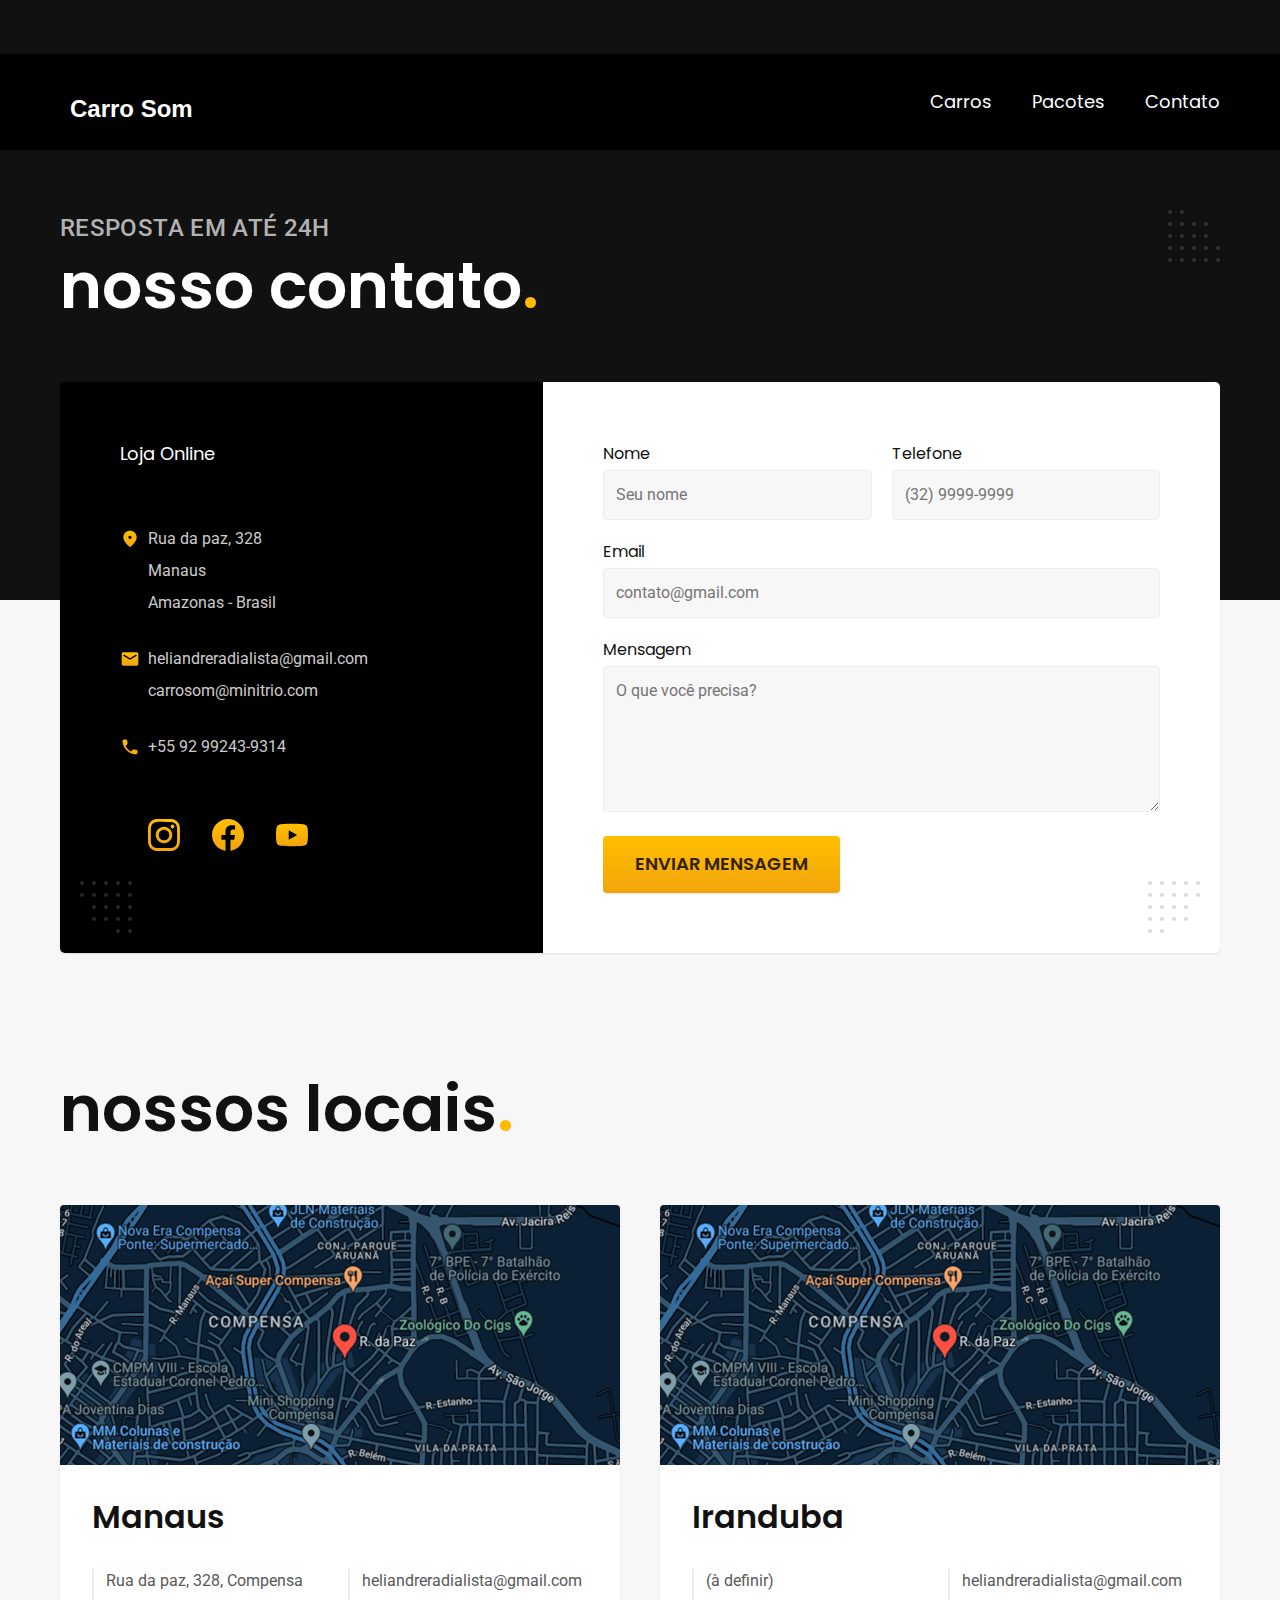
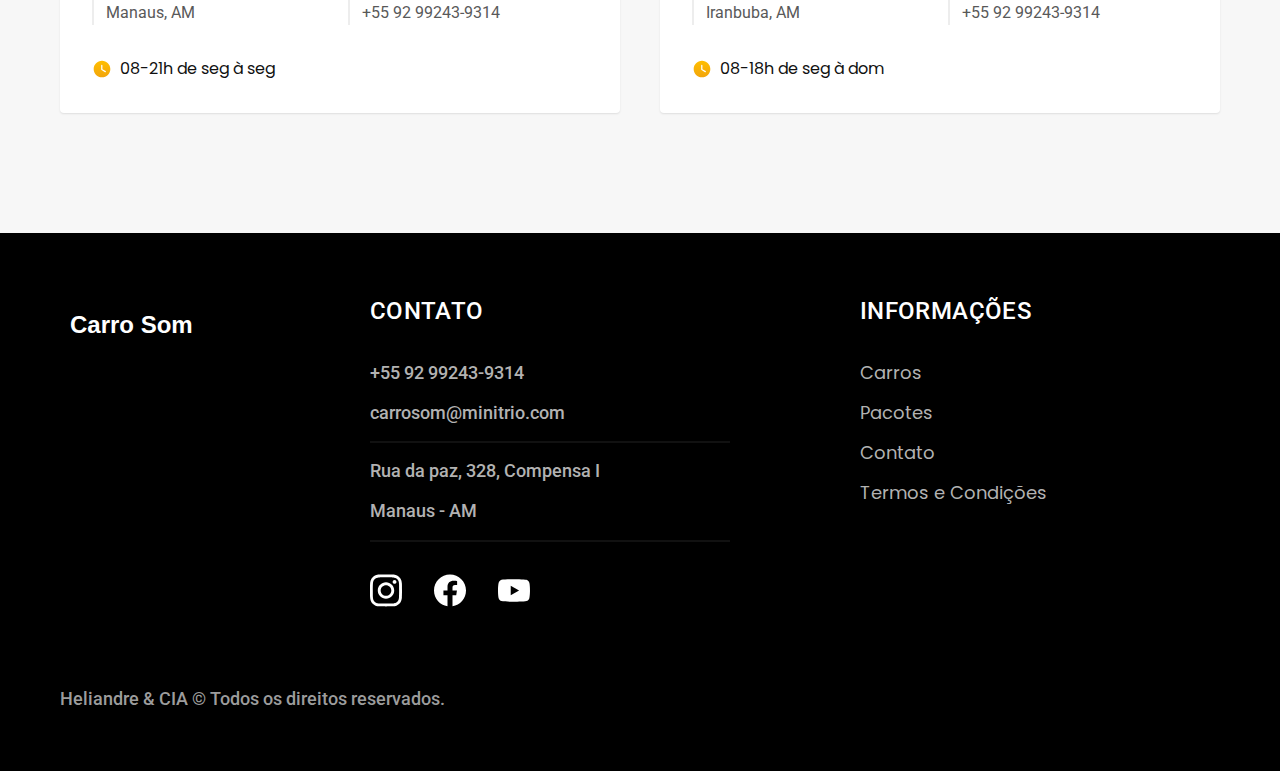
<file: contato.html>
<!DOCTYPE html>
<html lang="pt-br">
<head>
  <meta charset="UTF-8">
  <meta name="viewport" content="width=device-width, initial-scale=1.0">
  <meta name="description" content="Contato">
  <link rel="preload" href="./css/style.css" as="style">
  <link rel="stylesheet" href="css/style.css">
  

  <link rel="preconnect" href="https://fonts.googleapis.com">
  <link rel="preconnect" href="https://fonts.gstatic.com" crossorigin>
  <link href="https://fonts.googleapis.com/css2?family=Merriweather:ital,wght@1,900&family=Poppins:wght@400;600&family=Roboto:wght@400;500&display=swap" rel="stylesheet">
  <title>Contato | Carro Som e Mini trio </title>
</head>

<body id="contato">
  <header class="header-bg">
    <div class="header container">
      <a href="./"><img src="img/bikcraft.svg" alt="Bikcraft"></a>

      <nav aria-label="primaria">
        <ul class="header-menu font-1-m cor-0">
          <li><a href="./produtos.html">Carros</a></li>
          <li><a href="./pacotes.html">Pacotes</a></li>
          <li><a href="./contato.html">Contato</a></li>
        </ul>
      </nav>
    </div>
  </header>

<main>
  <div class="titulo-bg">
    <div class="titulo container">
      <p class="font-2-l-b cor-5">Resposta em até 24h</p>
      <h1 class="font-1-xxl cor-0">nosso contato<span class="cor-p1">.</span></h1>
    </div>
  </div>

  <div class="contato container">
    <section class="contato-dados" aria-label="Endereço">
      <h2 class="font-1-m cor-0">Loja Online</h2>
      <div class="contato-endereco font-2-s cor-4">
        <p>Rua da paz, 328</p>
        <p>Manaus</p>
        <p>Amazonas - Brasil</p>
      </div>
      <address class="contato-meios font-2-s cor-4">
        <a href="maito:contato@gmail.com">heliandreradialista@gmail.com</a>
        <a href="maito:contato@gmail.com">carrosom@minitrio.com</a>
        <a href="tel:+5592992439314">+55 92 99243-9314</a>
      </address>
      <div class="contato-redes">
        <div class="footer-redes">
          <a href="./">
            <img src="./img/redes/instagram1.svg" alt="Instagram">
          </a>
          <a href="./">
            <img src="./img/redes/facebook1.svg" alt="Facebook">
          </a>
          <a href="./">
            <img src="./img/redes/youtube1.svg" alt="Youtube">
          </a>
        </div>
      </div>
    </section>
    <section class="contato-formulario" aria-label="Formulário">
      <form class="form" action="./contato.html">
        <div>
          <label for="nome">Nome</label>
          <input type="text" id="nome" name="nome" placeholder="Seu nome">
        </div>
        <div>
          <label for="telefone">Telefone</label>
          <input type="text" id="telefone" name="telefone" placeholder="(32) 9999-9999">
        </div>
        <div class="col-2">
          <label for="email">Email</label>
          <input type="email" id="email" name="email" placeholder="contato@gmail.com">
        </div>
        <div class="col-2">
          <label for="mensagem">Mensagem</label>
          <textarea rows="5" id="mensagem" name="mensagem" placeholder="O que você precisa?"></textarea>
        </div>
        <button class="botao col-2">Enviar Mensagem</button>
      </form>
    </section>
  </div>
</main>

<article class="lojas container">
  <h2 class="font-1-xxl">nossos locais<span class="cor-p1">.</span></h2>
  <div class="lojas-item">
    <img src="./img/lojas/man.jpg" alt="mapa marcando o endereço em ">
    <div class="lojas-conteudo">
      <h3 class="font-1-xl">Manaus</h3>
      <div class="lojas-dados font-2-s cor-8">
        <p>Rua da paz, 328, Compensa</p>
        <p>Manaus, AM</p>
      </div>
      <div class="lojas-dados font-2-s cor-8">
        <a href="maito:manaus@gmail.com">heliandreradialista@gmail.com</a>
        <a href="tel:+5592992439314">+55 92 99243-9314</a>
      </div>
      <p class="lojas-tempo font-1-s"><img src="./img/icones/horario.svg" alt="">08-21h de seg à seg</p>
    </div>
  </div>

  <div class="lojas-item">
    <img src="./img/lojas/man.jpg" alt="mapa marcando o endereço em ">
    <div class="lojas-conteudo">
      <h3 class="font-1-xl">Iranduba</h3>
      <div class="lojas-dados font-2-s cor-8">
        <p>(à definir)</p>
        <p>Iranbuba, AM</p>
      </div>
      <div class="lojas-dados font-2-s cor-8">
        <a href="maito:manaus@gmail.com">heliandreradialista@gmail.com</a>
        <a href="tel:+5592992439314">+55 92 99243-9314</a>
      </div>
      <p class="lojas-tempo font-1-s"><img src="./img/icones/horario.svg" alt="">08-18h de seg à dom</p>
    </div>
  </div>
</article>

  <footer class="footer-bg">
    <div class="footer container">
      <img src="./img/bikcraft.svg" alt="Bikcraft">
      <div class="footer-contato">
        <h3 class="font-2-l-b cor-0">Contato</h3>
        <ul class="font-2-m cor-5">
          <li><a href="tel:+5592992439314">+55 92 99243-9314</a></li>
          <li><a href="mailto:carrosom@minitrio.comft.com">carrosom@minitrio.com</a></li>
          <li>Rua da paz, 328, Compensa I</li>
          <li>Manaus - AM</li>
        </ul>
        <div class="footer-redes">
          <a href="./">
            <img src="./img/redes/instagram.svg" alt="Instagram">
          </a>
          <a href="./">
            <img src="./img/redes/facebook.svg" alt="Facebook">
          </a>
          <a href="./">
            <img src="./img/redes/youtube.svg" alt="Youtube">
          </a>
        </div>
      </div>
      <div class="footer-informacoes">
        <h3 class="font-2-l-b cor-0">Informações</h3>
        <nav>
          <ul class="font-1-m cor-5">
            <li><a href="../produtos.html">Carros</a></li>
            <li><a href="../pacotes.html">Pacotes</a></li>
            <li><a href="./contato.html">Contato</a></li>
            <li><a href="./termos.html">Termos e Condições</a></li>
          </ul>
        </nav>
      </div>
      <p class=" footer-copy font-2-m cor-6">Heliandre & CIA &#169; Todos os direitos reservados.</p>
      
    </div>
  </footer>
</body>

</html>
</file>
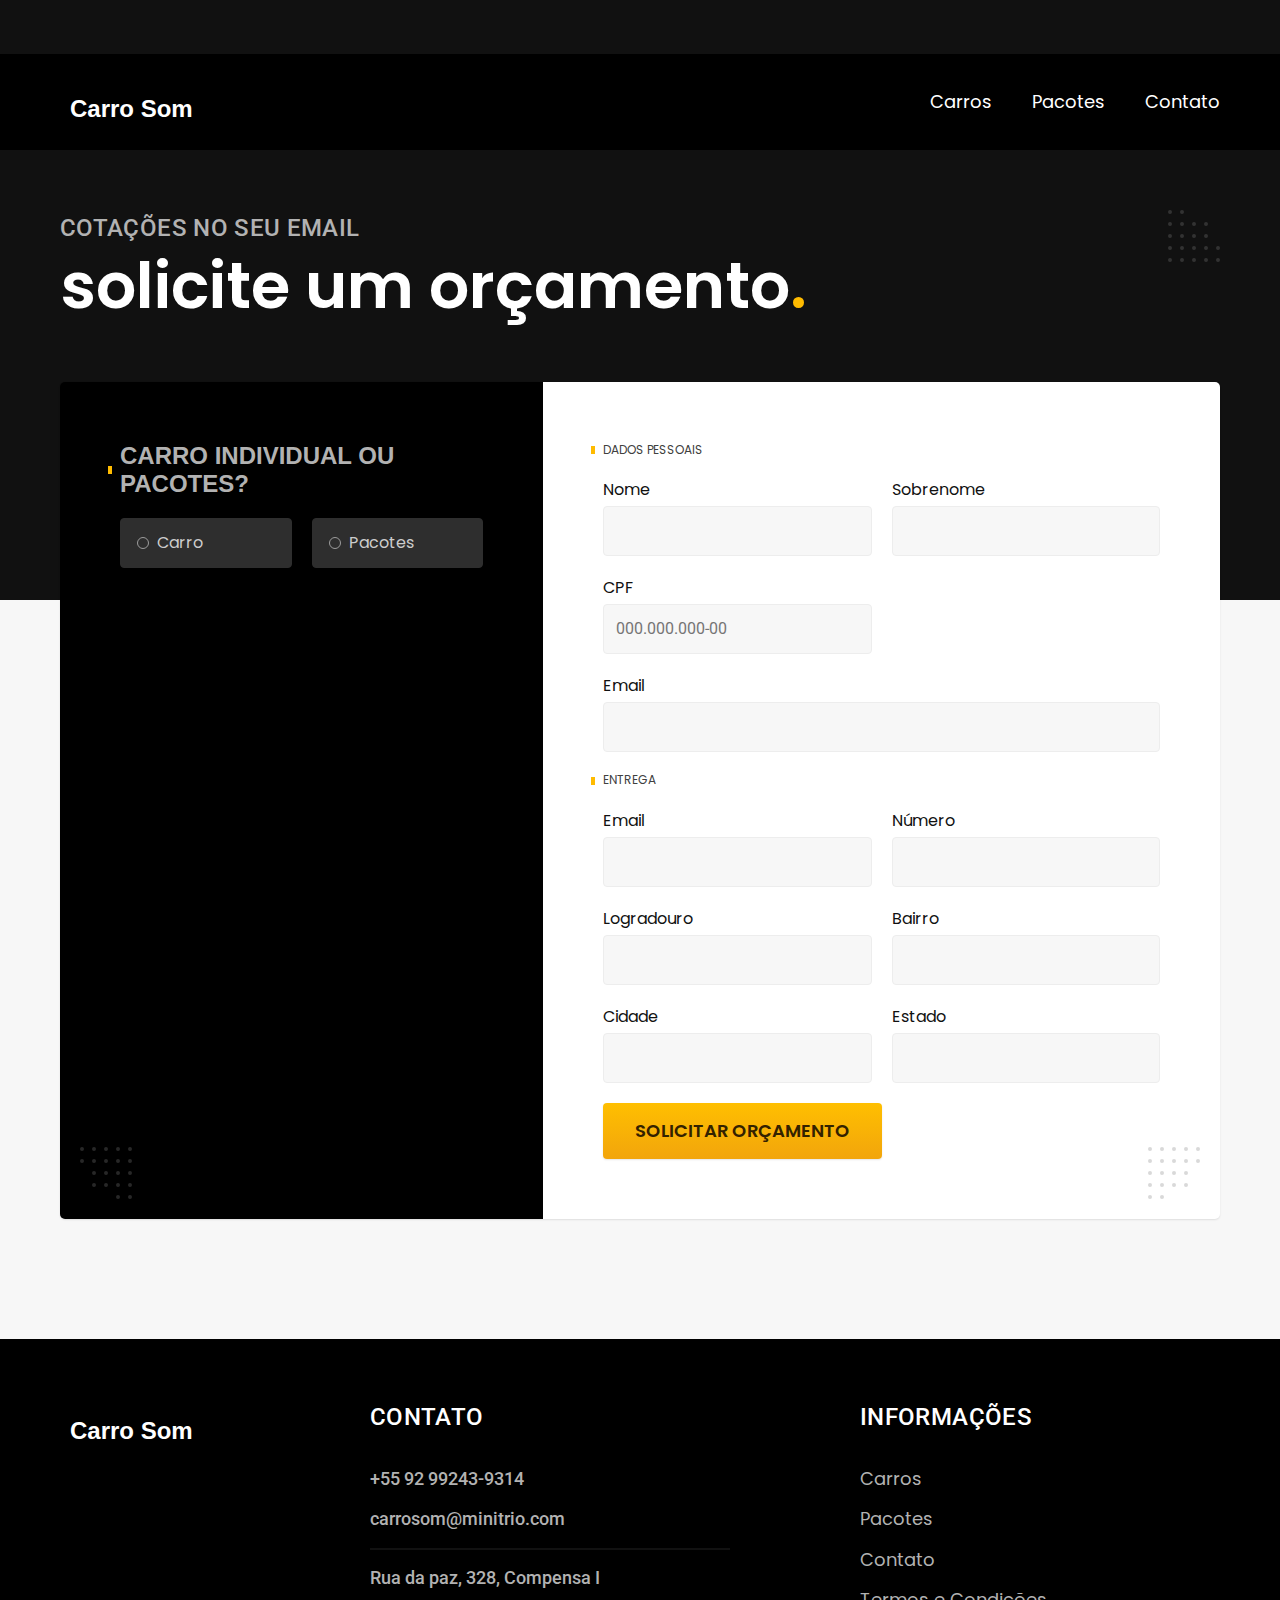
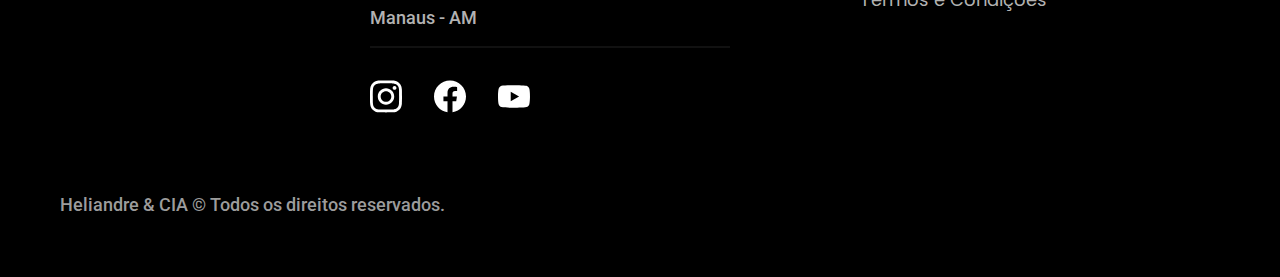
<file: orcamento.html>
<!DOCTYPE html>
<html lang="pt-br">
<head>
  <meta charset="UTF-8">
  <meta name="viewport" content="width=device-width, initial-scale=1.0">
  <meta name="description" content="Orçamento">
  <link rel="preload" href="./css/style.css" as="style">
  <link rel="stylesheet" href="css/style.css">
  

  <link rel="preconnect" href="https://fonts.googleapis.com">
  <link rel="preconnect" href="https://fonts.gstatic.com" crossorigin>
  <link href="https://fonts.googleapis.com/css2?family=Merriweather:ital,wght@1,900&family=Poppins:wght@400;600&family=Roboto:wght@400;500&display=swap" rel="stylesheet">
  <title>Orçamento | Carro Som e Mini trio </title>
</head>

<body id="orcamento">
  <header class="header-bg">
    <div class="header container">
      <a href="./"><img src="img/bikcraft.svg" alt="Bikcraft"></a>

      <nav aria-label="primaria">
        <ul class="header-menu font-1-m cor-0">
          <li><a href="./produtos.html">Carros</a></li>
          <li><a href="./pacotes.html">Pacotes</a></li>
          <li><a href="./contato.html">Contato</a></li>
        </ul>
      </nav>
    </div>
  </header>

<main>
  <div class="titulo-bg">
    <div class="titulo container">
      <p class="font-2-l-b cor-5">Cotações no seu email</p>
      <h1 class="font-1-xxl cor-0">solicite um orçamento<span class="cor-p1">.</span></h1>
    </div>
  </div>
<form class="orcamento container" action="./">
  <div class="orcamento-produto">
    <h2 class="font-1-xs- cor-5">Carro individual ou pacotes?</h2>

    <input type="radio" name="tipo" value="bikcraft" id="bikcraft">
    <label for="bikcraft">Carro</label>

    <input type="radio" name="tipo" value="seguro" id="seguro">
    <label for="seguro">Pacotes</label>

    <div class="orcamento-conteudo" id="orcamento-bikcraft">
      <h2 class="font-1-xs cor-5">Escolha o carro</h2>
      
      <input type="radio" name="produto" value="nimbus" id="nimbus">
      <label for="nimbus">Mini trio elétrico<span>R$ 599</span></label>
      <div class="orcamento-detalhes">
        <ul class="font-1-xs cor-8">
          <li><img src="./img/icones/a.png" alt="">Suporta 2 pessoas</li>
          <li><img src="./img/icones/carbono.svg" alt="">Alta qualidade</li>
          <li><img src="./img/icones/velocidade.svg" alt="">Roda até 60 km/h</li>
          <li><img src="./img/icones/rastreador.svg" alt="">Possui rastreador</li>
        </ul>
        <img src="./img/bicicletas/t1.jpg" alt="Bike preta">
      </div>

      <input type="radio" name="produto" value="magic" id="magic">
      <label for="magic">Pickup<span>R$ 499</span></label>
      <div class="orcamento-detalhes">
        <ul class="font-1-xs cor-8">
          <li><img src="./img/icones/a.png" alt="">Suporta 4 pessoas</li>
          <li><img src="./img/icones/carbono.svg" alt="">Alta qualidade</li>
          <li><img src="./img/icones/velocidade.svg" alt="">Roda até 50 km/h</li>
          <li><img src="./img/icones/rastreador.svg" alt="">Possui rastreador</li>
        </ul>
        <img src="./img/bicicletas/p1.jpg" alt="Bike preta">
      </div>

      <input type="radio" name="produto" value="nebula" id="nebula">
      <label for="nebula">Megane<span>R$ 299</span></label>
      <div class="orcamento-detalhes">
        <ul class="font-1-xs cor-8">
          <li><img src="./img/icones/a.png" alt="">Suporta 4 pessoas</li>
          <li><img src="./img/icones/carbono.svg" alt="">Alta qualidade</li>
          <li><img src="./img/icones/velocidade.svg" alt="">Roda até 70 km/h</li>
          <li><img src="./img/icones/rastreador.svg" alt="">Possui rastreador</li>
        </ul>
        <img src="./img/bicicletas/m1.jpg" alt="Bike preta">
      </div>
    </div>

    <div class="orcamento-conteudo" id="orcamento-seguro">
      <h2 class="font-1-xs cor-5">Escolha o plano</h2>
    
      <input type="radio" name="produto" value="classico" id="classico">
      <label for="classico">Som Clássico<span>R$ 999</span></label>

      <input type="radio" name="produto" value="outro" id="outro">
      <label for="outro">Som Ouro<span>R$ 1499</span></label>
    </div>

  </div>

  <div class="orcamento-dados form">
    <h2 class="font-1-xs cor-9 col-2">dados pessoais</h2>
    <div>
      <label for="nome">Nome</label>
      <input type="text" id="nome" name="nome">
    </div>
    <div>
      <label for="sobrenome">Sobrenome</label>
      <input type="text" id="sobrenome" name="sobrenome">
    </div>
    <div>
      <label for="cpf">CPF</label>
      <input type="text" id="cpf" name="cpf" placeholder="000.000.000-00">
    </div>
    <div class="col-2">
      <label for="email">Email</label>
      <input type="email" id="email" name="email">
    </div>
    <h2 class="font-1-xs cor-9 col-2">entrega</h2>
    <div>
      <label for="cep">Email</label>
      <input type="text" id="cep" name="cep">
    </div>
    <div>
      <label for="numero">Número</label>
      <input type="text" id="numero" name="numero">
    </div>
    <div>
      <label for="logradouro">Logradouro</label>
      <input type="text" id="logradouro" name="logradouro">
    </div>
    <div>
      <label for="bairro">Bairro</label>
      <input type="text" id="bairro" name="bairro">
    </div>
    <div>
      <label for="cidade">Cidade</label>
      <input type="text" id="cidade" name="cidade">
    </div>
    <div>
      <label for="estado">Estado</label>
      <input type="text" id="estado" name="estado">
    </div>
    <button class="botao col-2">Solicitar Orçamento</button>
  </div>
</form>
</main>

  <footer class="footer-bg">
    <div class="footer container">
      <img src="./img/bikcraft.svg" alt="Bikcraft">
      <div class="footer-contato">
        <h3 class="font-2-l-b cor-0">Contato</h3>
        <ul class="font-2-m cor-5">
          <li><a href="tel:+5592992439314">+55 92 99243-9314</a></li>
          <li><a href="mailto:carrosom@minitrio.comft.com">carrosom@minitrio.com</a></li>
          <li>Rua da paz, 328, Compensa I</li>
          <li>Manaus - AM</li>
        </ul>
        <div class="footer-redes">
          <a href="./">
            <img src="./img/redes/instagram.svg" alt="Instagram">
          </a>
          <a href="./">
            <img src="./img/redes/facebook.svg" alt="Facebook">
          </a>
          <a href="./">
            <img src="./img/redes/youtube.svg" alt="Youtube">
          </a>
        </div>
      </div>
      <div class="footer-informacoes">
        <h3 class="font-2-l-b cor-0">Informações</h3>
        <nav>
          <ul class="font-1-m cor-5">
            <li><a href="../produtos.html">Carros</a></li>
            <li><a href="../pacotes.html">Pacotes</a></li>
            <li><a href="./contato.html">Contato</a></li>
            <li><a href="./termos.html">Termos e Condições</a></li>
          </ul>
        </nav>
      </div>
      <p class=" footer-copy font-2-m cor-6">Heliandre & CIA &#169; Todos os direitos reservados.</p>
      
    </div>
  </footer>
</body>

</html>
</file>
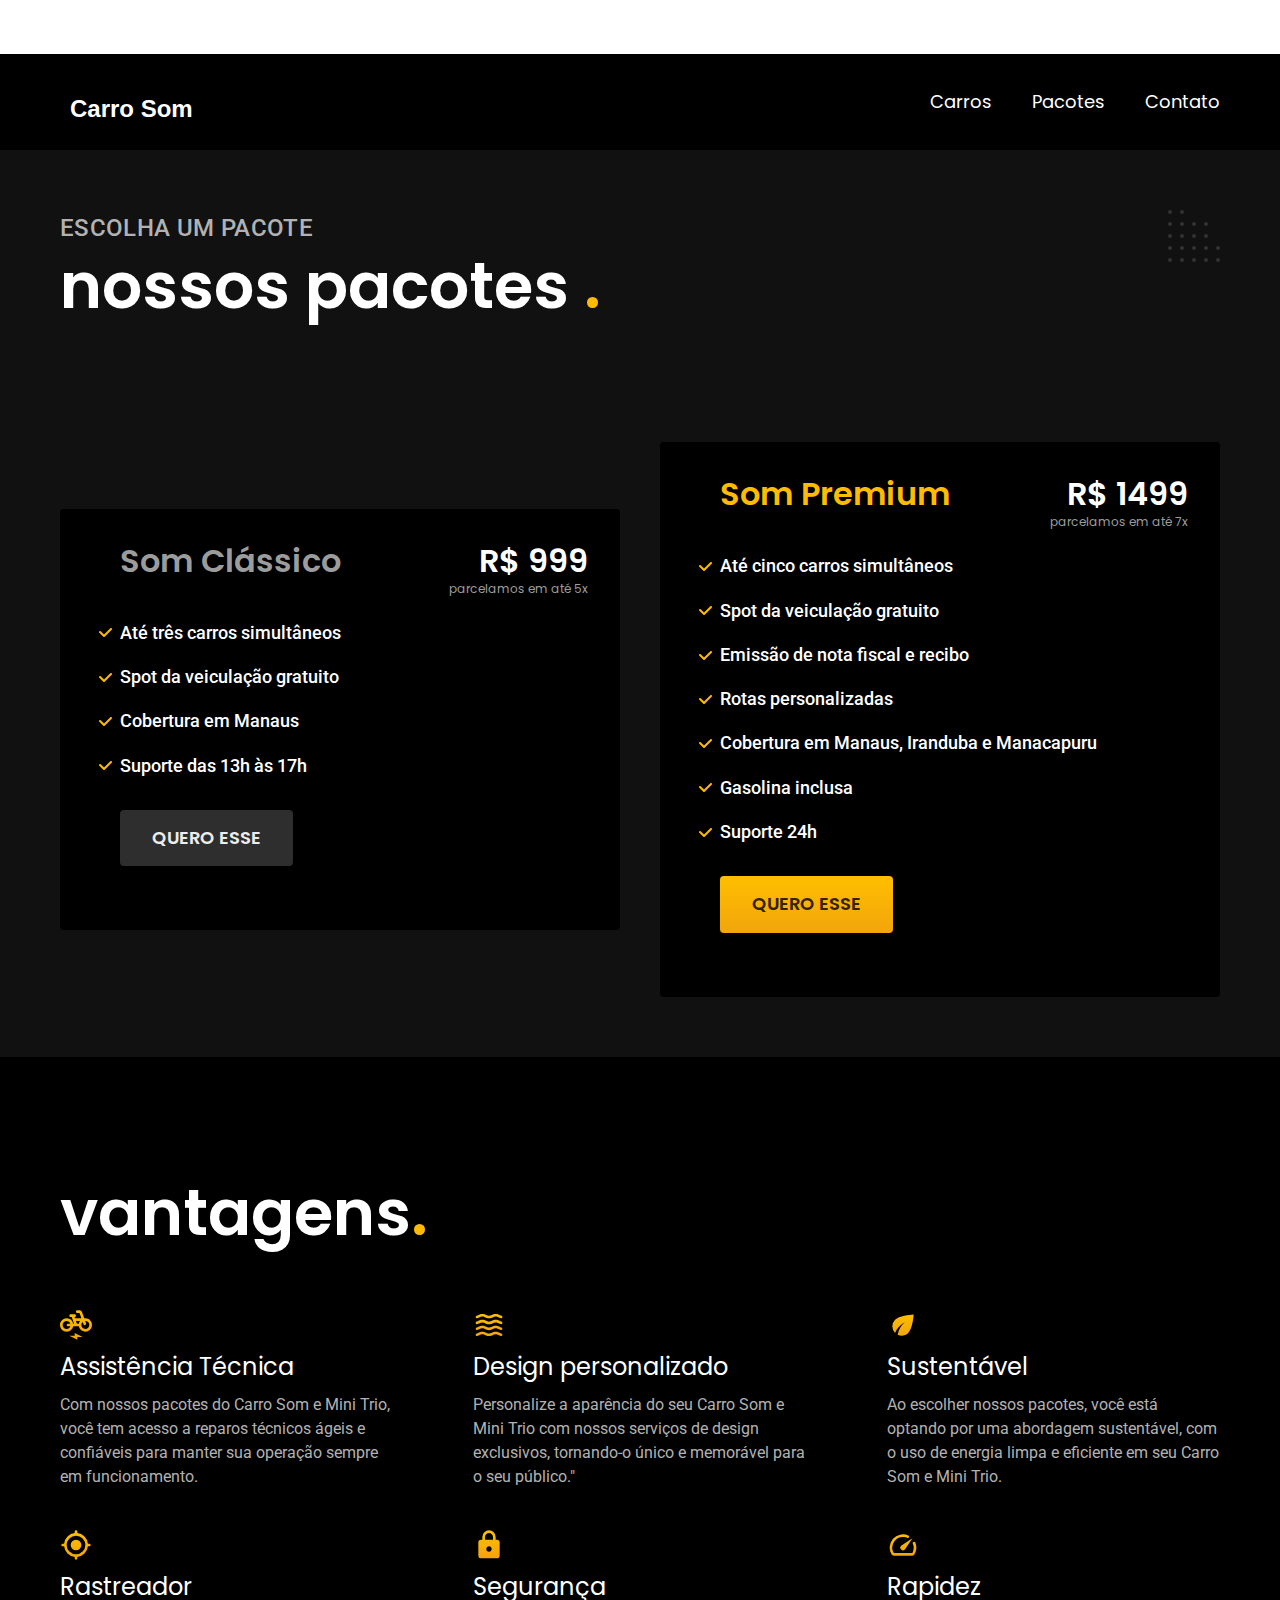
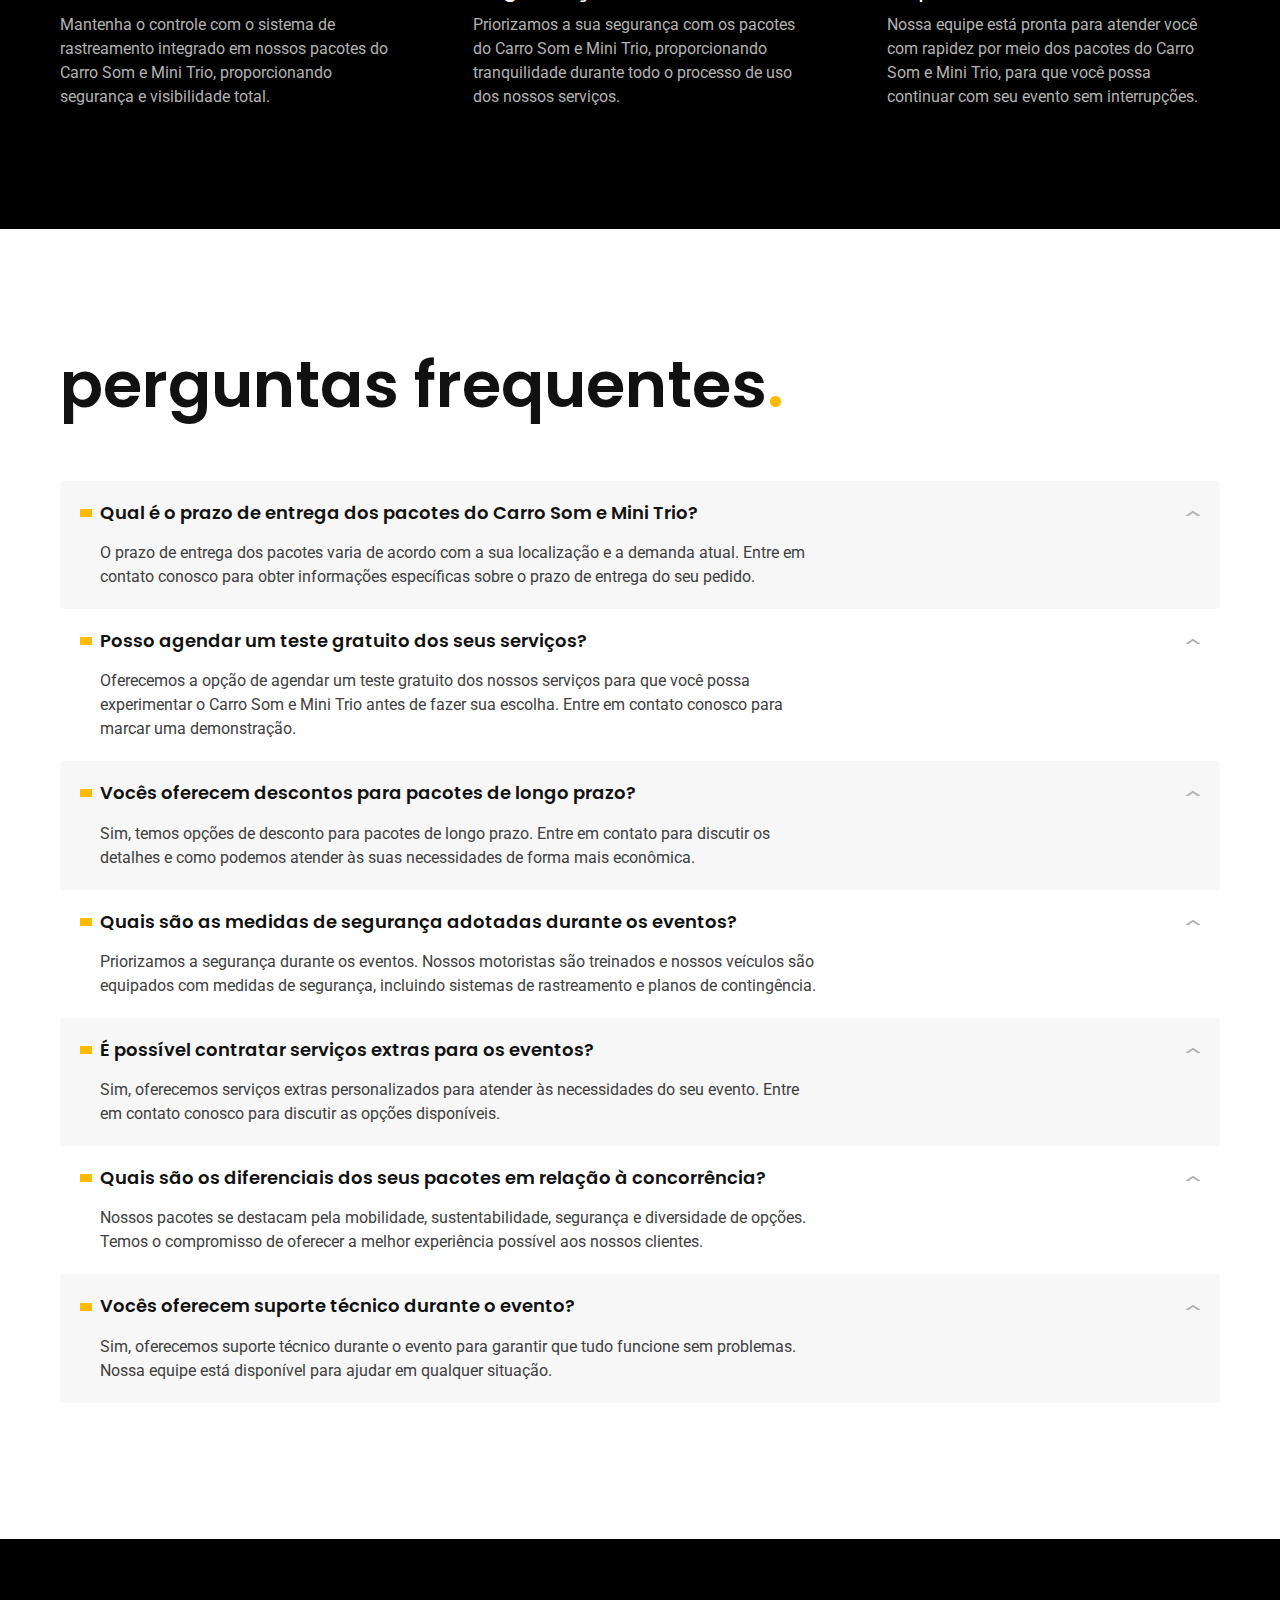
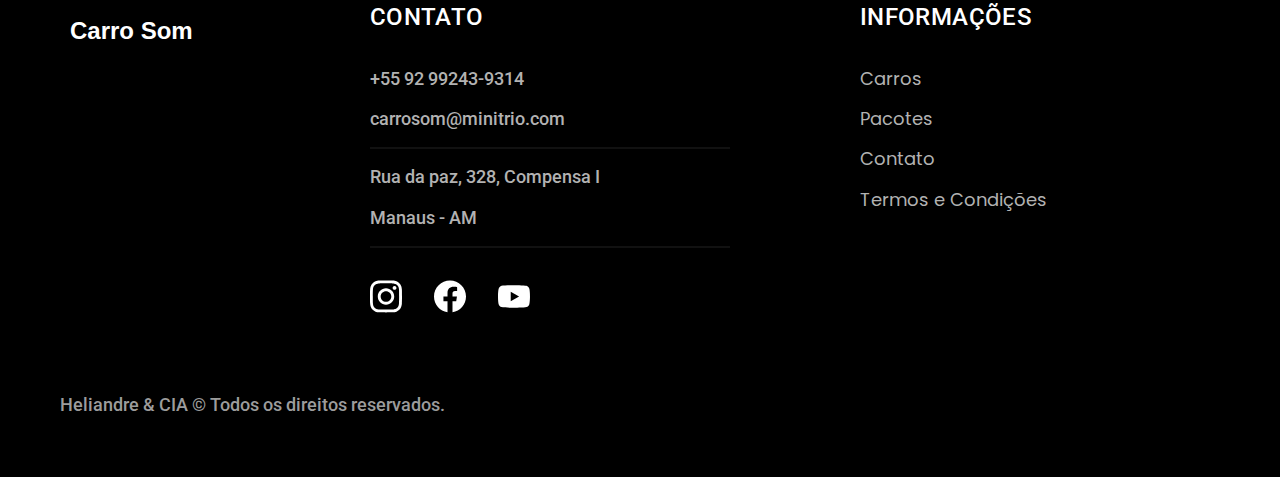
<file: pacotes.html>
<!DOCTYPE html>
<html lang="pt-br">
<head>
  <meta charset="UTF-8">
  <meta name="viewport" content="width=device-width, initial-scale=1.0">
  <meta name="description" content="Termos e condições">
  <link rel="preload" href="./css/style.css" as="style">
  <link rel="stylesheet" href="css/style.css">
  

  <link rel="preconnect" href="https://fonts.googleapis.com">
  <link rel="preconnect" href="https://fonts.gstatic.com" crossorigin>
  <link href="https://fonts.googleapis.com/css2?family=Merriweather:ital,wght@1,900&family=Poppins:wght@400;600&family=Roboto:wght@400;500&display=swap" rel="stylesheet">
  <title>Pacotes | Carro Som e Mini trio </title>
</head>

<body id="pacotes">
  <header class="header-bg">
    <div class="header container">
      <a href="./"><img src="img/bikcraft.svg" alt="Bikcraft"></a>

      <nav aria-label="primaria">
        <ul class="header-menu font-1-m cor-0">
          <li><a href="./produtos.html">Carros</a></li>
          <li><a href="./pacotes.html">Pacotes</a></li>
          <li><a href="./contato.html">Contato</a></li>
        </ul>
      </nav>
    </div>
  </header>

<main class="seguros-bg">
  <div class="titulo-bg">
    <div class="titulo container">
      <p class="font-2-l-b cor-5">Escolha um pacote</p>
      <h1 class="font-1-xxl cor-0">nossos pacotes <span class="cor-p1">.</span></h1>
    </div>
  </div>

    <div class="seguros container">
      <div class="seguros-item">
        <h3 class="font-1-xl cor-6">Som Clássico</h3>
        <span class="font-1-xl cor-0">R$ 999 <span class="font-1-xs cor-6">parcelamos em até 5x</span></span>
        <ul class="font-2-m cor-0">
          <li>Até três carros simultâneos</li>
          <li>Spot da veiculação gratuito</li>
          <li>Cobertura em Manaus</li>
          <li>Suporte das 13h às 17h</li>
        </ul>
        <a class="botao secundario" href="./orcamento.html">Quero esse</a>
      </div>

      <div class="seguros-item">
        <h3 class="font-1-xl cor-p1">Som Premium</h3>
        <span class="font-1-xl cor-0">R$ 1499 <span class="font-1-xs cor-6">parcelamos em até 7x</span></span>
        <ul class="font-2-m cor-0">
          <li>Até cinco carros simultâneos</li>
          <li>Spot da veiculação gratuito</li>
          <li>Emissão de nota fiscal e recibo</li>
          <li>Rotas personalizadas</li>
          <li>Cobertura em Manaus, Iranduba e Manacapuru</li>
          <li>Gasolina inclusa</li>
          <li>Suporte 24h</li>
        </ul>
        <a class="botao" href="./orcamento.html">Quero esse</a>
      </div>
    </div>
</main>

  <article class="vantagens-bg">
    <div class="vantagens container">
      <h2 class="font-1-xxl cor-0">vantagens<span class="cor-p1">.</span></h2>
      <ul>
        <li>
          <img src="img/icones/eletrica.svg" alt="">
          <h3 class="font-1-l cor-0">Assistência Técnica</h3>
          <p class="font-2-s cor-5">Com nossos pacotes do Carro Som e Mini Trio, você tem acesso a reparos técnicos ágeis e confiáveis para manter sua operação sempre em funcionamento.</p>
        </li>
        <li>
          <img src="img/icones/carbono.svg" alt="">
          <h3 class="font-1-l cor-0">Design personalizado</h3>
          <p class="font-2-s cor-5">Personalize a aparência do seu Carro Som e Mini Trio com nossos serviços de design exclusivos, tornando-o único e memorável para o seu público."</p>
        </li>
        <li>
          <img src="img/icones/sustentavel.svg" alt="">
          <h3 class="font-1-l cor-0">Sustentável</h3>
          <p class="font-2-s cor-5">Ao escolher nossos pacotes, você está optando por uma abordagem sustentável, com o uso de energia limpa e eficiente em seu Carro Som e Mini Trio.</p>
        </li>
        <li>
          <img src="img/icones/rastreador.svg" alt="">
          <h3 class="font-1-l cor-0">Rastreador</h3>
          <p class="font-2-s cor-5">Mantenha o controle com o sistema de rastreamento integrado em nossos pacotes do Carro Som e Mini Trio, proporcionando segurança e visibilidade total.</p>
        </li>
        <li>
          <img src="img/icones/seguro.svg" alt="">
          <h3 class="font-1-l cor-0">Segurança</h3>
          <p class="font-2-s cor-5">Priorizamos a sua segurança com os pacotes do Carro Som e Mini Trio, proporcionando tranquilidade durante todo o processo de uso dos nossos serviços.</p>
        </li>
        <li>
          <img src="img/icones/velocidade.svg" alt="">
          <h3 class="font-1-l cor-0">Rapidez</h3>
          <p class="font-2-s cor-5">Nossa equipe está pronta para atender você com rapidez por meio dos pacotes do Carro Som e Mini Trio, para que você possa continuar com seu evento sem interrupções.</p>
        </li>
      </ul>
    </div>
  </article>

  <article class="perguntas container">
    <h2 class="font-1-xxl">perguntas frequentes<span class="cor-p1">.</span></h2>

    <dl>
      <div>
        <dt class="font-1-m-b">Qual é o prazo de entrega dos pacotes do Carro Som e Mini Trio?</dt>
        <dd class="font-2-s cor-9">O prazo de entrega dos pacotes varia de acordo com a sua localização e a demanda atual. Entre em contato conosco para obter informações específicas sobre o prazo de entrega do seu pedido.</dd>
      </div>
      
      <div>
        <dt class="font-1-m-b">Posso agendar um teste gratuito dos seus serviços?</dt>
        <dd class="font-2-s cor-9">Oferecemos a opção de agendar um teste gratuito dos nossos serviços para que você possa experimentar o Carro Som e Mini Trio antes de fazer sua escolha. Entre em contato conosco para marcar uma demonstração.</dd>
      </div>
      
      <div>
        <dt class="font-1-m-b">Vocês oferecem descontos para pacotes de longo prazo?</dt>
        <dd class="font-2-s cor-9">Sim, temos opções de desconto para pacotes de longo prazo. Entre em contato para discutir os detalhes e como podemos atender às suas necessidades de forma mais econômica.</dd>
      </div>
      
      <div>
        <dt class="font-1-m-b">Quais são as medidas de segurança adotadas durante os eventos?</dt>
        <dd class="font-2-s cor-9">Priorizamos a segurança durante os eventos. Nossos motoristas são treinados e nossos veículos são equipados com medidas de segurança, incluindo sistemas de rastreamento e planos de contingência.</dd>
      </div>
      
      <div>
        <dt class="font-1-m-b">É possível contratar serviços extras para os eventos?</dt>
        <dd class="font-2-s cor-9">Sim, oferecemos serviços extras personalizados para atender às necessidades do seu evento. Entre em contato conosco para discutir as opções disponíveis.</dd>
      </div>
      
      <div>
        <dt class="font-1-m-b">Quais são os diferenciais dos seus pacotes em relação à concorrência?</dt>
        <dd class="font-2-s cor-9">Nossos pacotes se destacam pela mobilidade, sustentabilidade, segurança e diversidade de opções. Temos o compromisso de oferecer a melhor experiência possível aos nossos clientes.</dd>
      </div>
      
      <div>
        <dt class="font-1-m-b">Vocês oferecem suporte técnico durante o evento?</dt>
        <dd class="font-2-s cor-9">Sim, oferecemos suporte técnico durante o evento para garantir que tudo funcione sem problemas. Nossa equipe está disponível para ajudar em qualquer situação.</dd>
      </div>
      
    </dl>
  </article>

  <footer class="footer-bg">
    <div class="footer container">
      <img src="./img/bikcraft.svg" alt="Bikcraft">
      <div class="footer-contato">
        <h3 class="font-2-l-b cor-0">Contato</h3>
        <ul class="font-2-m cor-5">
          <li><a href="tel:+5592992439314">+55 92 99243-9314</a></li>
          <li><a href="mailto:carrosom@minitrio.comft.com">carrosom@minitrio.com</a></li>
          <li>Rua da paz, 328, Compensa I</li>
          <li>Manaus - AM</li>
        </ul>
        <div class="footer-redes">
          <a href="./">
            <img src="./img/redes/instagram.svg" alt="Instagram">
          </a>
          <a href="./">
            <img src="./img/redes/facebook.svg" alt="Facebook">
          </a>
          <a href="./">
            <img src="./img/redes/youtube.svg" alt="Youtube">
          </a>
        </div>
      </div>
      <div class="footer-informacoes">
        <h3 class="font-2-l-b cor-0">Informações</h3>
        <nav>
          <ul class="font-1-m cor-5">
            <li><a href="../produtos.html">Carros</a></li>
            <li><a href="../pacotes.html">Pacotes</a></li>
            <li><a href="./contato.html">Contato</a></li>
            <li><a href="./termos.html">Termos e Condições</a></li>
          </ul>
        </nav>
      </div>
      <p class=" footer-copy font-2-m cor-6">Heliandre & CIA &#169; Todos os direitos reservados.</p>
      
    </div>
  </footer>
</body>

</html>
</file>
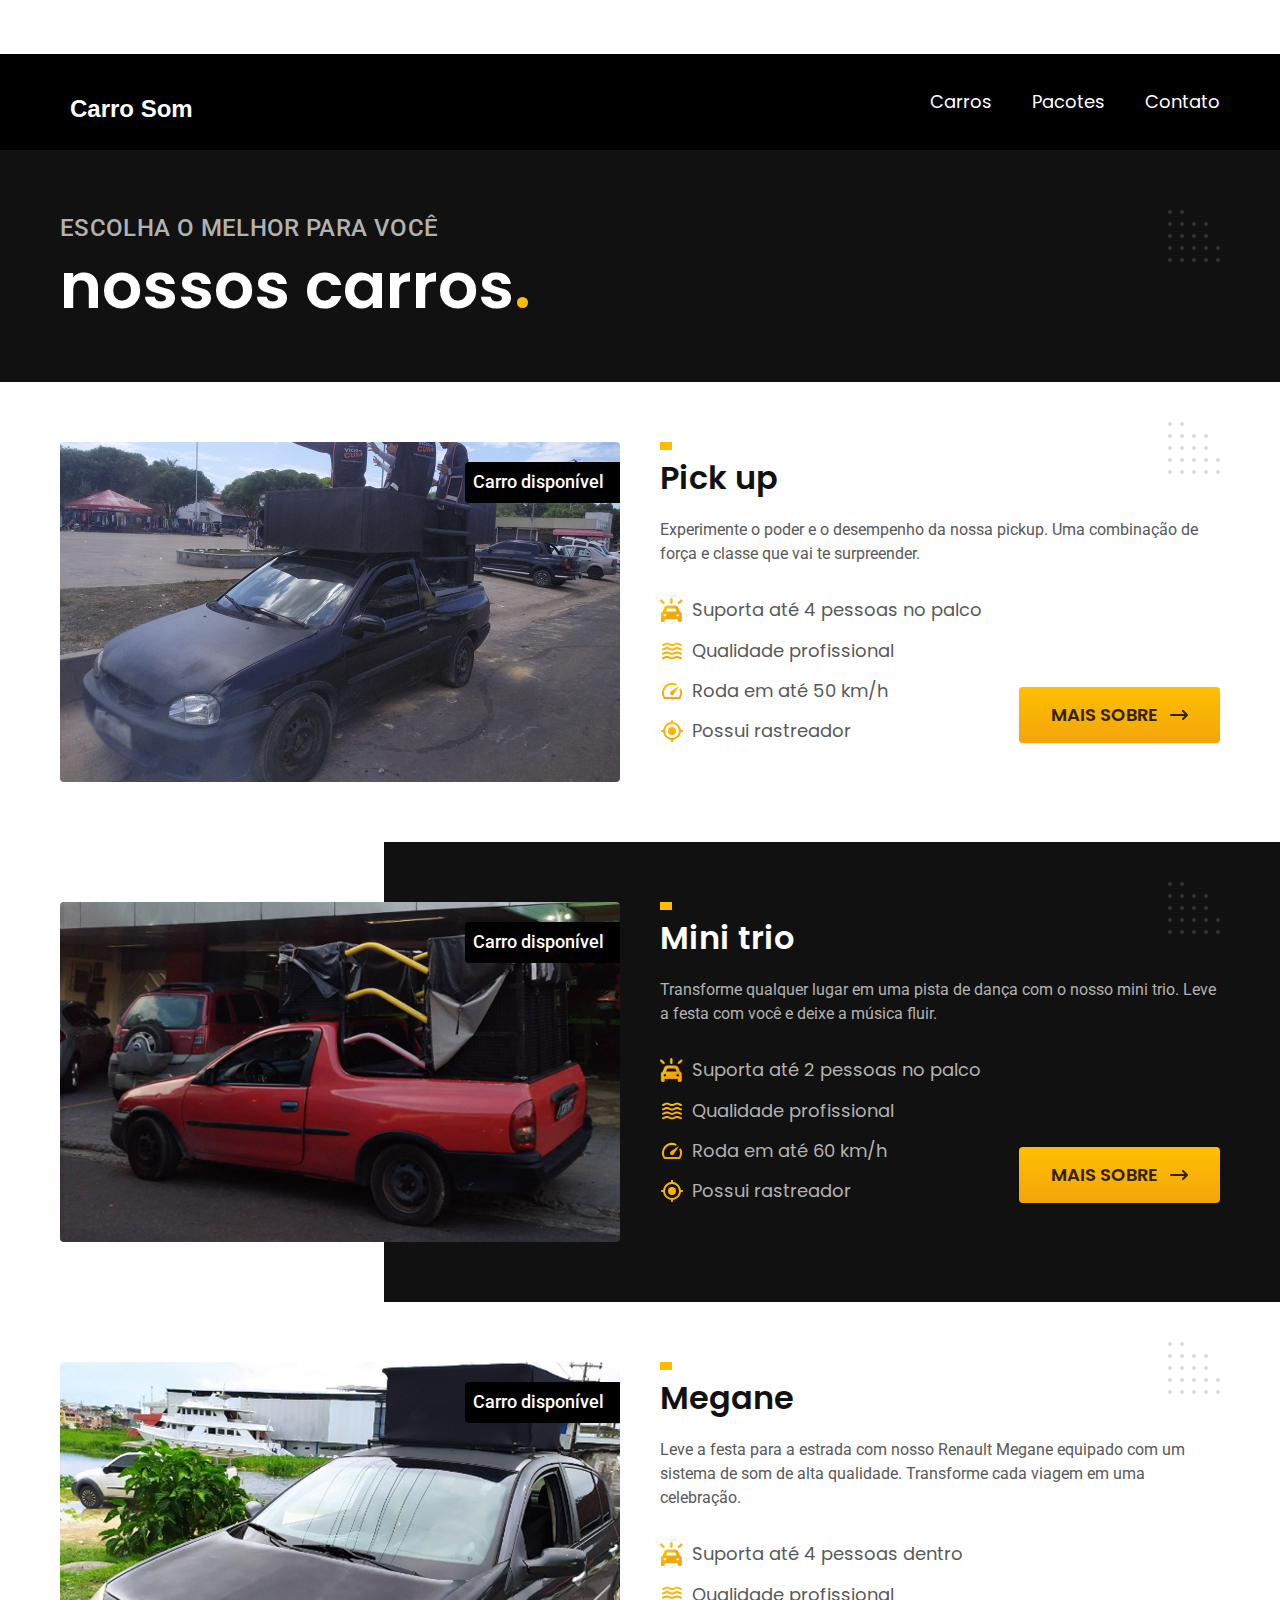
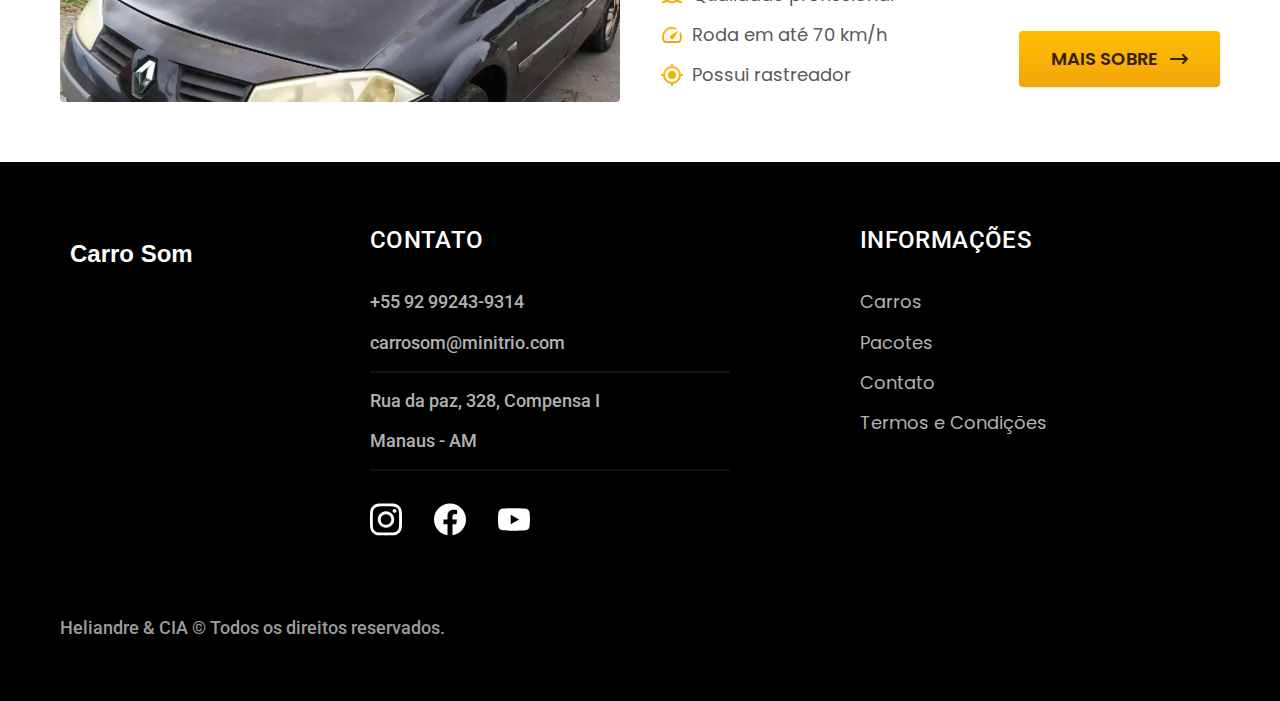
<file: produtos.html>
<!DOCTYPE html>
<html lang="pt-br">
<head>
  <meta charset="UTF-8">
  <meta name="viewport" content="width=device-width, initial-scale=1.0">
  <meta name="description" content="Carros">
  <link rel="preload" href="./css/style.css" as="style">
  <link rel="stylesheet" href="css/style.css">
  

  <link rel="preconnect" href="https://fonts.googleapis.com">
  <link rel="preconnect" href="https://fonts.gstatic.com" crossorigin>
  <link href="https://fonts.googleapis.com/css2?family=Merriweather:ital,wght@1,900&family=Poppins:wght@400;600&family=Roboto:wght@400;500&display=swap" rel="stylesheet">
  <title>Nosso carros | Carro Som e Mini trio </title>
</head>

<body id="produtos">
  <header class="header-bg">
    <div class="header container">
      <a href="./"><img src="img/bikcraft.svg" alt="Bikcraft"></a>

      <nav aria-label="primaria">
        <ul class="header-menu font-1-m cor-0">
          <li><a href="./produtos.html">Carros</a></li>
          <li><a href="./pacotes.html">Pacotes</a></li>
          <li><a href="./contato.html">Contato</a></li>
        </ul>
      </nav>
    </div>
  </header>

<main>
  <div class="titulo-bg">
    <div class="titulo container">
      <p class="font-2-l-b cor-5">Escolha o melhor para você</p>
      <h1 class="font-1-xxl cor-0">nossos carros<span class="cor-p1">.</span></h1>
    </div>
  </div>

<div class="produtos-bg">
  <div class="produtos container">
    <div class="produtos-imagem">
      <img src="./img/bicicletas/p1.jpg" alt="Produtos">
      <span class="font-2-m cor-0">Carro disponível</span>
    </div>
    <div class="produtos-conteudo">
      <h2 class="font-1-xl">Pick up</h2>
      <p class="font-2-s cor-8">Experimente o poder e o desempenho da nossa pickup. Uma combinação de força e classe que vai te surpreender.</p>
      <ul class="font-1-m cor-8">
        <li>
          <img src="./img/icones/a.png" alt="">
          Suporta até 4 pessoas no palco
        </li>
        <li>
          <img src="./img/icones/carbono.svg" alt="">
          Qualidade profissional
        </li>
        <li>
          <img src="./img/icones/velocidade.svg" alt="">
          Roda em até 50 km/h
        </li>
        <li>
          <img src="./img/icones/rastreador.svg" alt="">
          Possui rastreador
        </li>
      </ul>
      <a class="botao seta" href="./produtos/nimbus.html">Mais sobre</a>
    </div>
  </div>
</div>

<div class="produtos-bg">
  <div class="produtos container">
    <div class="produtos-imagem">
      <img src="./img/bicicletas/t2.jpg" alt="Mini trio">
      <span class="font-2-m cor-0">Carro disponível</span>
    </div>
    <div class="produtos-conteudo">
      <h2 class="font-1-xl cor-0">Mini trio</h2>
      <p class="font-2-s cor-5">Transforme qualquer lugar em uma pista de dança com o nosso mini trio. Leve a festa com você e deixe a música fluir.</p>
      <ul class="font-1-m cor-5">
        <li>
          <img src="./img/icones/a.png" alt="">
          Suporta até 2 pessoas no palco
        </li>
        <li>
          <img src="./img/icones/carbono.svg" alt="">
          Qualidade profissional
        </li>
        <li>
          <img src="./img/icones/velocidade.svg" alt="">
          Roda em até 60 km/h
        </li>
        <li>
          <img src="./img/icones/rastreador.svg" alt="">
          Possui rastreador
        </li>
      </ul>
      <a class="botao seta" href="./produtos/magic.html">Mais sobre</a>
    </div>
  </div>
</div>

<div class="produtos-bg">
  <div class="produtos container">
    <div class="produtos-imagem">
      <img src="./img/bicicletas/m1.jpg" alt="Produtos">
      <span class="font-2-m cor-0">Carro disponível</span>
    </div>
    <div class="produtos-conteudo">
      <h2 class="font-1-xl">Megane</h2>
      <p class="font-2-s cor-8">Leve a festa para a estrada com nosso Renault Megane equipado com um sistema de som de alta qualidade. Transforme cada viagem em uma celebração.</p>
      <ul class="font-1-m cor-8">
        <li>
          <img src="./img/icones/a.png" alt="">
          Suporta até 4 pessoas dentro
        </li>
        <li>
          <img src="./img/icones/carbono.svg" alt="">
          Qualidade profissional
        </li>
        <li>
          <img src="./img/icones/velocidade.svg" alt="">
          Roda em até 70 km/h
        </li>
        <li>
          <img src="./img/icones/rastreador.svg" alt="">
          Possui rastreador
        </li>
      </ul>
      <a class="botao seta" href="./produtos/nebula.html">Mais sobre</a>
    </div>
  </div>
</div>
</main>

  <footer class="footer-bg">
    <div class="footer container">
      <img src="./img/bikcraft.svg" alt="Bikcraft">
      <div class="footer-contato">
        <h3 class="font-2-l-b cor-0">Contato</h3>
        <ul class="font-2-m cor-5">
          <li><a href="tel:+5592992439314">+55 92 99243-9314</a></li>
          <li><a href="mailto:carrosom@minitrio.comft.com">carrosom@minitrio.com</a></li>
          <li>Rua da paz, 328, Compensa I</li>
          <li>Manaus - AM</li>
        </ul>
        <div class="footer-redes">
          <a href="./">
            <img src="./img/redes/instagram.svg" alt="Instagram">
          </a>
          <a href="./">
            <img src="./img/redes/facebook.svg" alt="Facebook">
          </a>
          <a href="./">
            <img src="./img/redes/youtube.svg" alt="Youtube">
          </a>
        </div>
      </div>
      <div class="footer-informacoes">
        <h3 class="font-2-l-b cor-0">Informações</h3>
        <nav>
          <ul class="font-1-m cor-5">
            <li><a href="../produtos.html">Carros</a></li>
            <li><a href="../pacotes.html">Pacotes</a></li>
            <li><a href="./contato.html">Contato</a></li>
            <li><a href="./termos.html">Termos e Condições</a></li>
          </ul>
        </nav>
      </div>
      <p class=" footer-copy font-2-m cor-6">Heliandre & CIA &#169; Todos os direitos reservados.</p>
      
    </div>
  </footer>
</body>

</html>
</file>
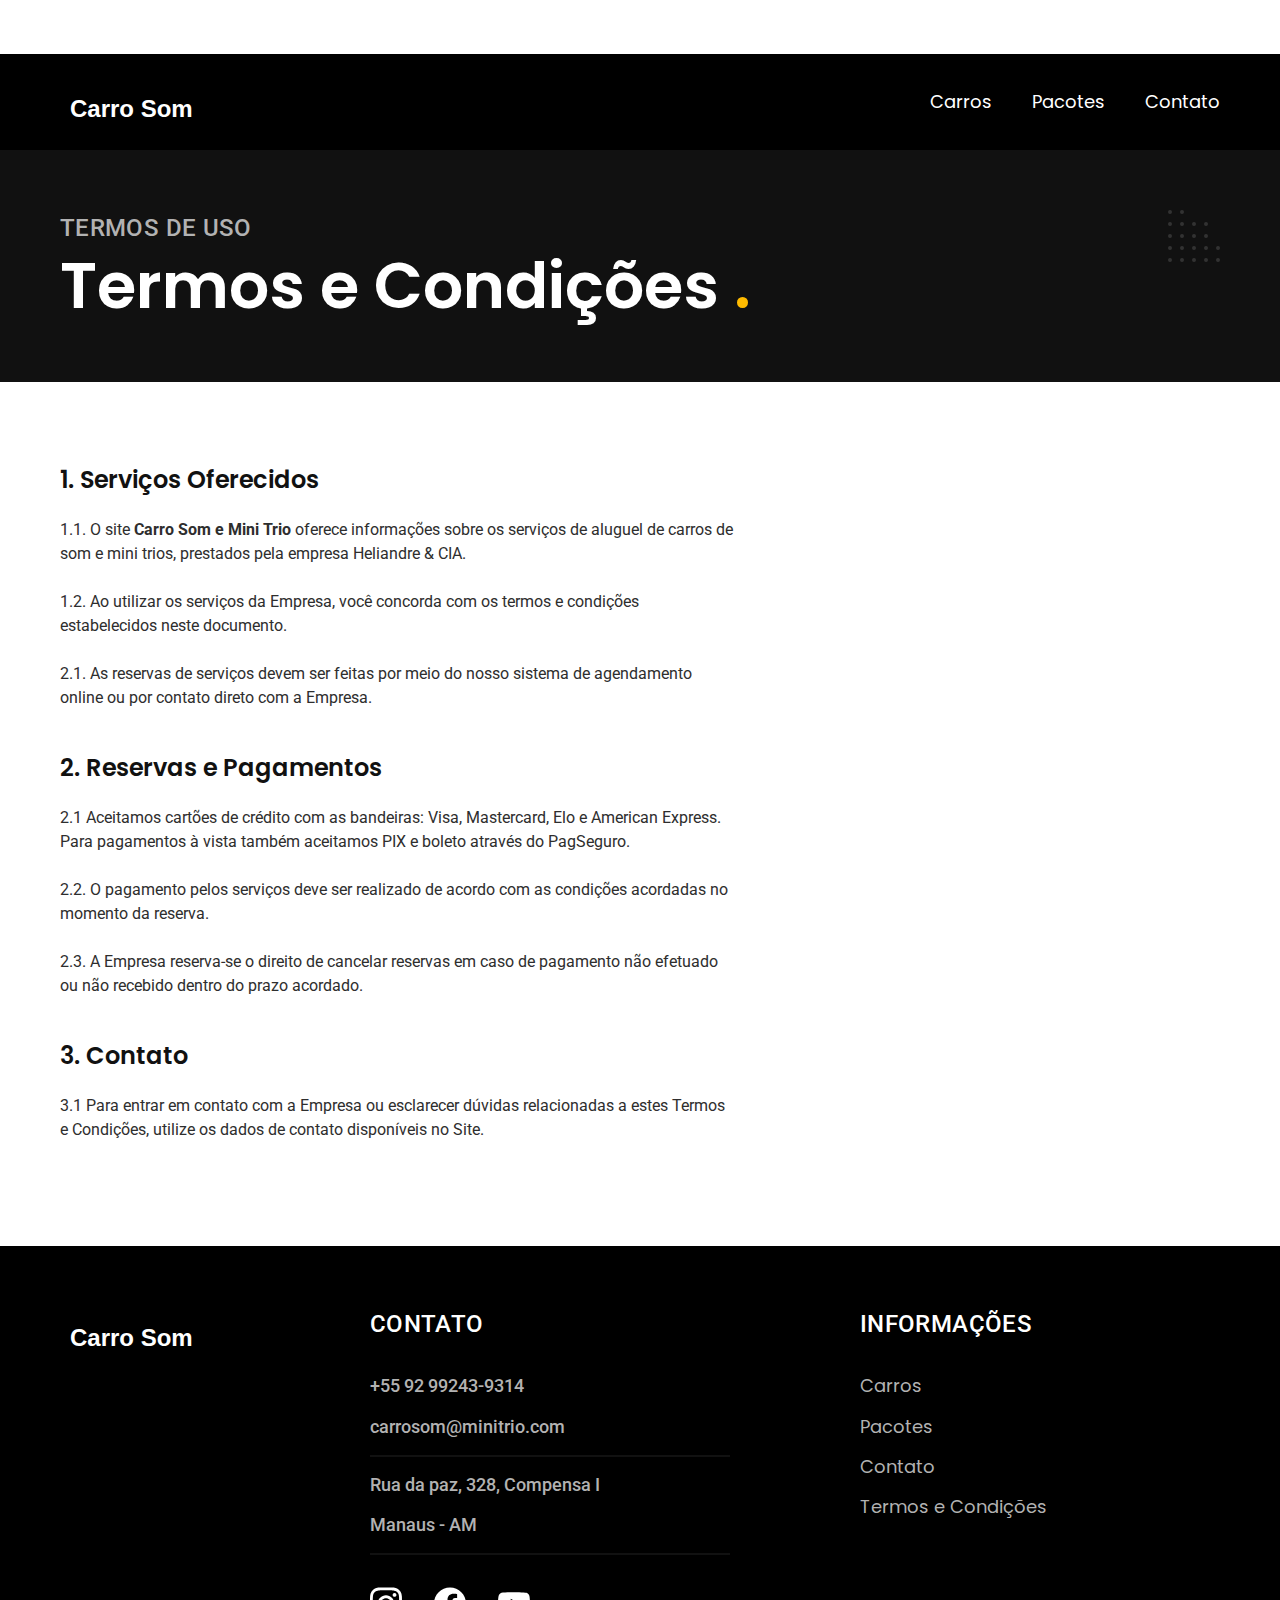
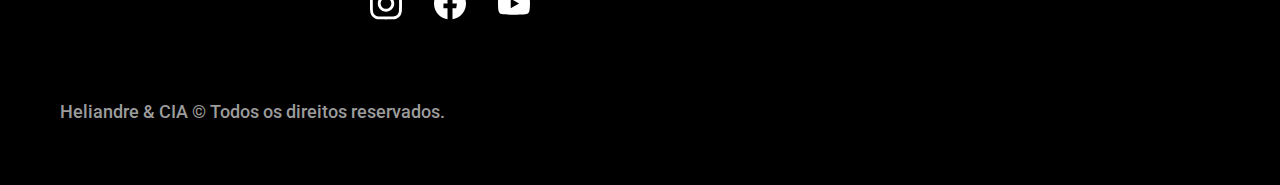
<file: termos.html>
<!DOCTYPE html>
<html lang="pt-br">
<head>
  <meta charset="UTF-8">
  <meta name="viewport" content="width=device-width, initial-scale=1.0">
  <meta name="description" content="Termos e condições">
  <link rel="preload" href="./css/style.css" as="style">
  <link rel="stylesheet" href="css/style.css">
  

  <link rel="preconnect" href="https://fonts.googleapis.com">
  <link rel="preconnect" href="https://fonts.gstatic.com" crossorigin>
  <link href="https://fonts.googleapis.com/css2?family=Merriweather:ital,wght@1,900&family=Poppins:wght@400;600&family=Roboto:wght@400;500&display=swap" rel="stylesheet">
  <title>Termos e Condições | Carro Som e Mini trio </title>
</head>

<body id="termos">
  <header class="header-bg">
    <div class="header container">
      <a href="./"><img src="img/bikcraft.svg" alt="Bikcraft"></a>

      <nav aria-label="primaria">
        <ul class="header-menu font-1-m cor-0">
          <li><a href="./produtos.html">Carros</a></li>
          <li><a href="./pacotes.html">Pacotes</a></li>
          <li><a href="./contato.html">Contato</a></li>
        </ul>
      </nav>
    </div>
  </header>

<main>
  <div class="titulo-bg">
    <div class="titulo container">
      <p class="font-2-l-b cor-5">Termos de uso</p>
      <h1 class="font-1-xxl cor-0">Termos e Condições <span class="cor-p1">.</span></h1>
    </div>
  </div>

  <div class="termos font-2-s cor-10 container">
    <h2 class="font-1-l cor-11">1. Serviços Oferecidos</h2>
    <p>1.1. O site <strong>Carro Som e Mini Trio</strong>  oferece informações sobre os serviços de aluguel de carros de som e mini trios, prestados pela empresa Heliandre & CIA.</p>
    <p>1.2. Ao utilizar os serviços da Empresa, você concorda com os termos e condições estabelecidos neste documento.</p>
    <p>2.1. As reservas de serviços devem ser feitas por meio do nosso sistema de agendamento online ou por contato direto com a Empresa.</p>
    <h2 class="font-1-l cor-11">2. Reservas e Pagamentos</h2>
    <p>2.1 Aceitamos cartões de crédito com as bandeiras: Visa, Mastercard, Elo e American Express. Para pagamentos à vista também aceitamos PIX e boleto através do PagSeguro.</p>
    <p>2.2. O pagamento pelos serviços deve ser realizado de acordo com as condições acordadas no momento da reserva.</p>
    <p>2.3. A Empresa reserva-se o direito de cancelar reservas em caso de pagamento não efetuado ou não recebido dentro do prazo acordado.</p>
    <h2 class="font-1-l cor-11">3. Contato</h2>
    <p>3.1 Para entrar em contato com a Empresa ou esclarecer dúvidas relacionadas a estes Termos e Condições, utilize os dados de contato disponíveis no Site.</p>
  </div>
</main>

  <footer class="footer-bg">
    <div class="footer container">
      <img src="./img/bikcraft.svg" alt="Bikcraft">
      <div class="footer-contato">
        <h3 class="font-2-l-b cor-0">Contato</h3>
        <ul class="font-2-m cor-5">
          <li><a href="tel:+5592992439314">+55 92 99243-9314</a></li>
          <li><a href="mailto:carrosom@minitrio.comft.com">carrosom@minitrio.com</a></li>
          <li>Rua da paz, 328, Compensa I</li>
          <li>Manaus - AM</li>
        </ul>
        <div class="footer-redes">
          <a href="./">
            <img src="./img/redes/instagram.svg" alt="Instagram">
          </a>
          <a href="./">
            <img src="./img/redes/facebook.svg" alt="Facebook">
          </a>
          <a href="./">
            <img src="./img/redes/youtube.svg" alt="Youtube">
          </a>
        </div>
      </div>
      <div class="footer-informacoes">
        <h3 class="font-2-l-b cor-0">Informações</h3>
        <nav>
          <ul class="font-1-m cor-5">
            <li><a href="../produtos.html">Carros</a></li>
            <li><a href="../pacotes.html">Pacotes</a></li>
            <li><a href="./contato.html">Contato</a></li>
            <li><a href="./termos.html">Termos e Condições</a></li>
          </ul>
        </nav>
      </div>
      <p class=" footer-copy font-2-m cor-6">Heliandre & CIA &#169; Todos os direitos reservados.</p>
      
    </div>
  </footer>
</body>

</html>
</file>
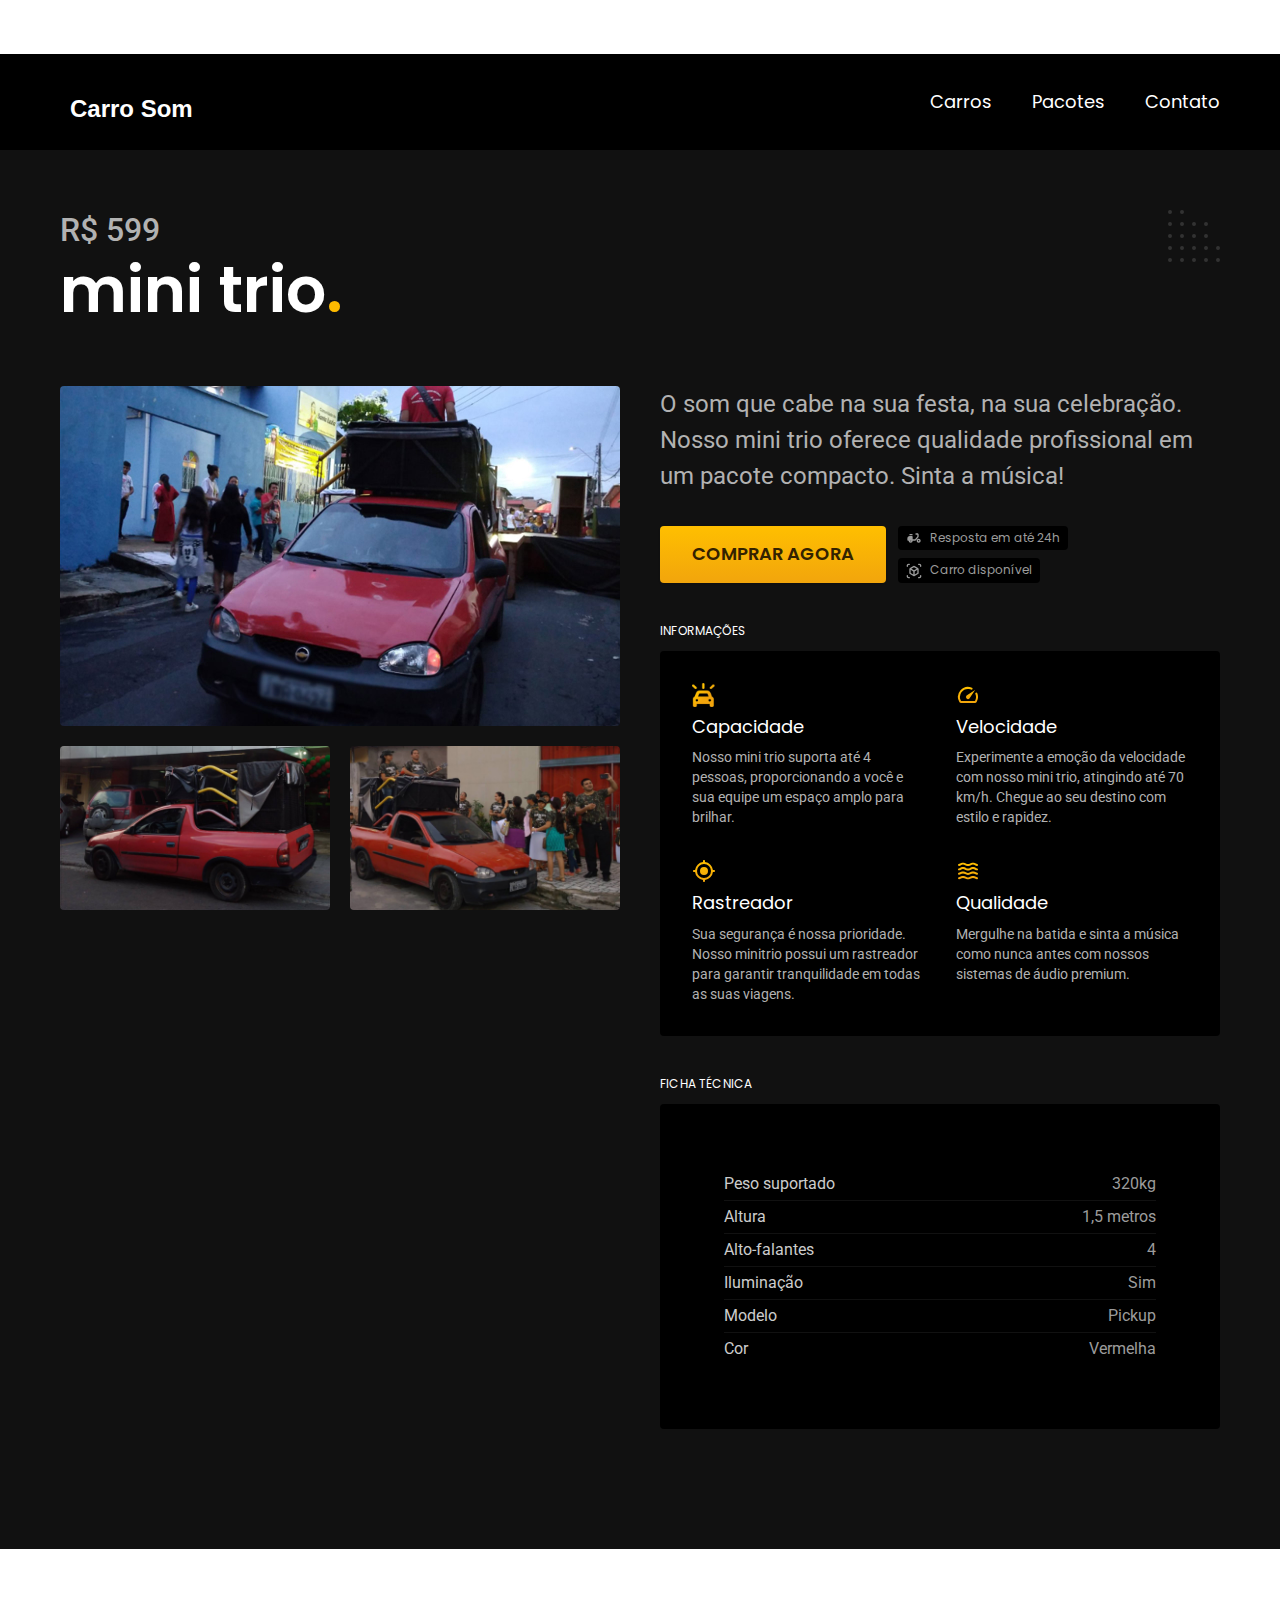
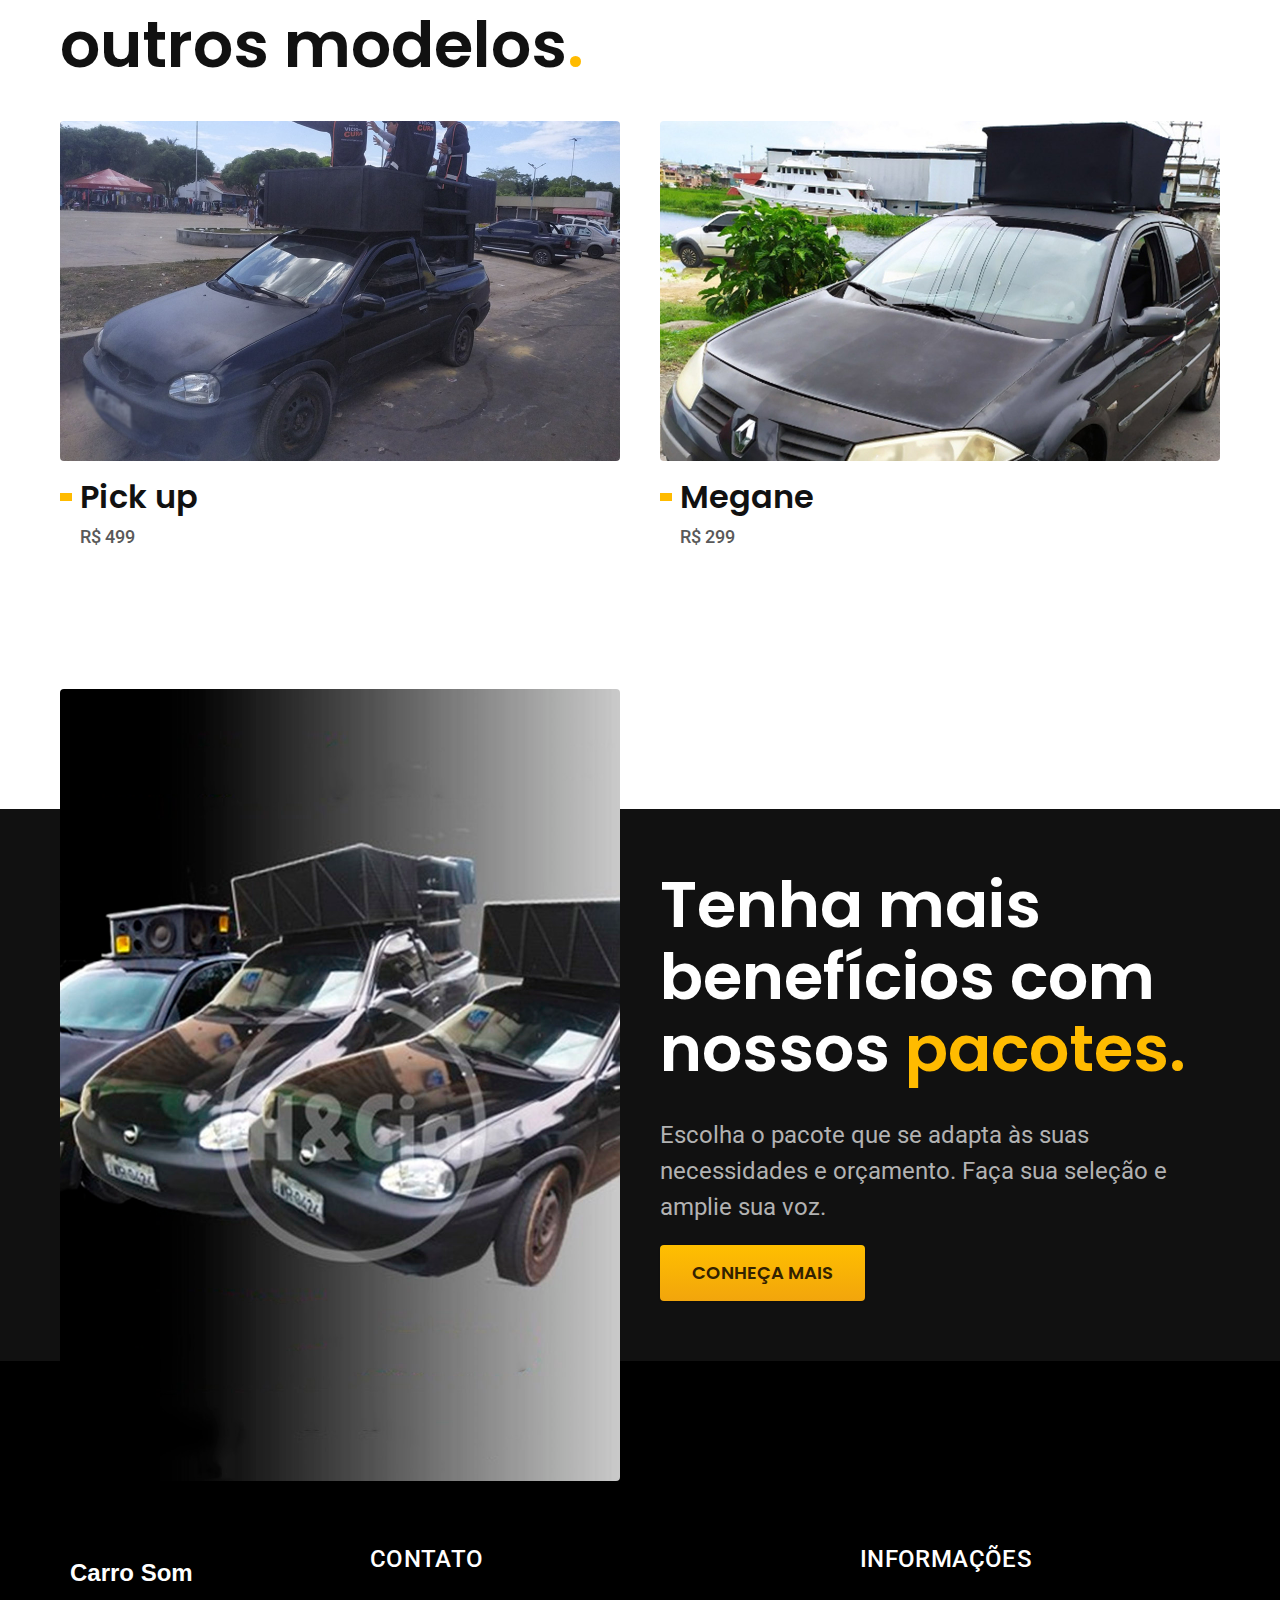
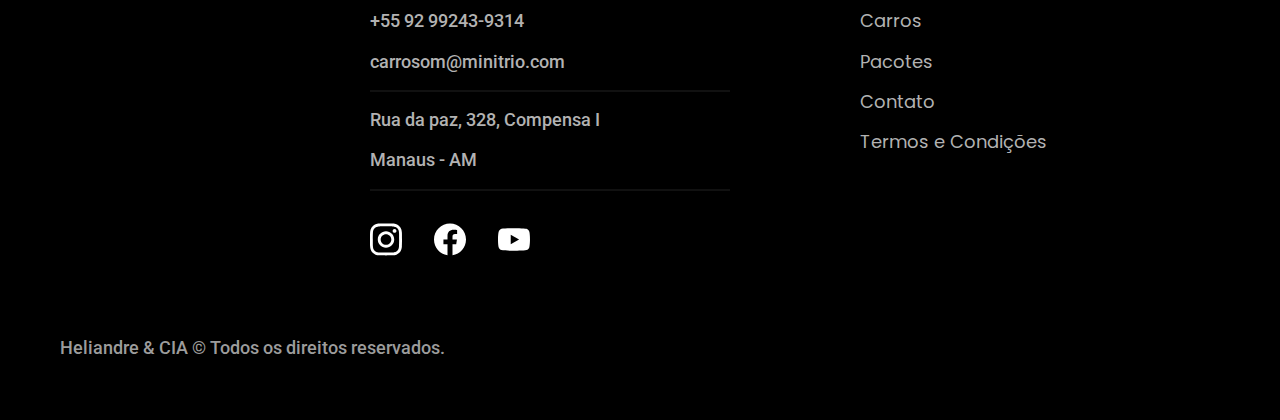
<file: produtos/magic.html>
<!DOCTYPE html>
<html lang="pt-br">
<head>
  <meta charset="UTF-8">
  <meta name="viewport" content="width=device-width, initial-scale=1.0">
  <meta name="description" content="Mini trio">
  <link rel="stylesheet" href="../css/style.css">
  

  <link rel="preconnect" href="https://fonts.googleapis.com">
  <link rel="preconnect" href="https://fonts.gstatic.com" crossorigin>
  <link href="https://fonts.googleapis.com/css2?family=Merriweather:ital,wght@1,900&family=Poppins:wght@400;600&family=Roboto:wght@400;500&display=swap" rel="stylesheet">
  <title>Mini trio | Carro Som e Mini trio </title>
</head>

<body id="produto">
  <header class="header-bg">
    <div class="header container">
      <a href="../"><img src="../img/bikcraft.svg" alt="Bikcraft"></a>

      <nav aria-label="primaria">
        <ul class="header-menu font-1-m cor-0">
          <li><a href="../produtos.html">Carros</a></li>
          <li><a href="../pacotes.html">Pacotes</a></li>
          <li><a href="../contato.html">Contato</a></li>
        </ul>
      </nav>
    </div>
  </header>

<main class="titulo-bg">
  <div>
    <div class="titulo container">
      <p class="font-2-xl cor-5">R$ 599</p>
      <h1 class="font-1-xxl cor-0">mini trio<span class="cor-p1">.</span></h1>
    </div>
  </div>
  <div class="produto container">
    <div class="produto-imagens">
      <img src="../img/bicicletas/t1.jpg" alt="Pickup vermelha com pessoas em cima" width="1120" height="680">
      <img src="../img/bicicletas/t2.jpg" alt="Pickup vermelha de perfil" width="1120" height="680">
      <img src="../img/bicicletas/t3.jpg" alt="Pickup vermelha com pessoas em volta" width="1120" height="680">
    </div>

    <div class="produto-conteudo">
      <p class="font-2-l cor-5">
        O som que cabe na sua festa, na sua celebração. Nosso mini trio oferece qualidade profissional em um pacote compacto. Sinta a música!
      </p>
      <div class="produto-comprar">
        <a class="botao" href="../orcamento.html">Comprar agora</a>
        <span class="font-1-xs cor-6"> <img src="../img/icones/entrega.svg" alt="" width="16" height="16">Resposta em até 24h</span>
        <span class="font-1-xs cor-6"> <img src="../img/icones/estoque.svg" alt="" width="16" height="16">Carro disponível</span>
      </div>
    
    <h2 class="font-1-xs cor-0">Informações</h2>
    <ul class="produto-informacoes">
      <li>
        <img src="../img/icones/a.png" alt="" width="32" height="32">
        <h3 class="font-1-m cor-0">Capacidade</h3>
        <p class="font-2-xs cor-5">Nosso mini trio suporta até 4 pessoas, proporcionando a você e sua equipe um espaço amplo para brilhar.</p>
      </li>
      <li>
        <img src="../img/icones/velocidade.svg" alt="" width="32" height="32">
        <h3 class="font-1-m cor-0">Velocidade</h3>
        <p class="font-2-xs cor-5">Experimente a emoção da velocidade com nosso mini trio, atingindo até 70 km/h. Chegue ao seu destino com estilo e rapidez.</p>
      </li>
      <li>
        <img src="../img/icones/rastreador.svg" alt="" width="32" height="32">
        <h3 class="font-1-m cor-0">Rastreador</h3>
        <p class="font-2-xs cor-5">Sua segurança é nossa prioridade. Nosso minitrio possui um rastreador para garantir tranquilidade em todas as suas viagens.</p>
      </li>
      <li>
        <img src="../img/icones/carbono.svg" alt="" width="32" height="32">
        <h3 class="font-1-m cor-0">Qualidade</h3>
        <p class="font-2-xs cor-5">Mergulhe na batida e sinta a música como nunca antes com nossos sistemas de áudio premium.</p>
      </li>
    </ul>
    <h2 class="font-1-xs cor-0">Ficha técnica</h2>
    <ul class="produto-ficha font-2-s cor-4">
      <ul class="produto-ficha font-2-s cor-4">
        <li>Peso suportado<span>320kg</span></li>
        <li>Altura<span>1,5 metros</span></li>
        <li>Alto-falantes<span>4</span></li>
        <li>Iluminação<span>Sim</span></li>
        <li>Modelo<span>Pickup</span></li>
        <li>Cor<span>Vermelha</span></li>
    </ul>
  </div>
  </div>
</main>

<article class="produtos-lista container">
  <h2 class="font-1-xxl">outros modelos<span class="cor-p1">.</span></h2>

  <ul>
    <li>
      <a href="./nimbus.html"> 
        <img src="../img/bicicletas/p1.jpg" alt="Pickup Corsa Preta" width="1120" height="680">
        <h3 class="font-1-xl">Pick up</h3>
        <span class="font-2-m cor-8">R$ 499</span>
      </a>
    </li>
    <li>
      <a href="./nebula.html"> 
        <img src="../img/bicicletas/m1.jpg" alt="Megane Ranaul Cinza" width="1120" height="680">
        <h3 class="font-1-xl">Megane</h3>
        <span class="font-2-m cor-8">R$ 299</span>
      </a>
    </li>
  </ul>
</article>

<article class="seguro-bg">
  <div class="seguro container">
    <div class="seguro-imagem">
      <img src="../img/fotos-gerais/seguros.jpg" alt="Caixa de som">
    </div>
    <div class="seguro-conteudo">
      <h2 class="font-1-xxl cor-0">Tenha mais benefícios com nossos <span class="cor-p1">pacotes.</span></h2>
      <p class="font-2-l cor-5">Escolha o pacote que se adapta às suas necessidades e orçamento. Faça sua seleção e amplie sua voz.</p>
      <a class="botao" href="../pacotes.html">Conheça mais</a>
    </div>
  </div>
</article>

  <footer class="footer-bg">
    <div class="footer container">
      <img src="../img/bikcraft.svg" alt="Bikcraft">
      <div class="footer-contato">
        <h3 class="font-2-l-b cor-0">Contato</h3>
        <ul class="font-2-m cor-5">
          <li><a href="tel:+5592992439314">+55 92 99243-9314</a></li>
          <li><a href="mailto:carrosom@minitrio.comft.com">carrosom@minitrio.com</a></li>
          <li>Rua da paz, 328, Compensa I</li>
          <li>Manaus - AM</li>
        </ul>
        <div class="footer-redes">
          <a href="../">
            <img src="../img/redes/instagram.svg" alt="Instagram">
          </a>
          <a href="../">
            <img src="../img/redes/facebook.svg" alt="Facebook">
          </a>
          <a href="../">
            <img src="../img/redes/youtube.svg" alt="Youtube">
          </a>
        </div>
      </div>
      <div class="footer-informacoes">
        <h3 class="font-2-l-b cor-0">Informações</h3>
        <nav>
          <ul class="font-1-m cor-5">
            <li><a href="../produtos.html">Carros</a></li>
            <li><a href="../pacotes.html">Pacotes</a></li>
            <li><a href="../contato.html">Contato</a></li>
            <li><a href="../termos.html">Termos e Condições</a></li>
          </ul>
        </nav>
      </div>
      <p class=" footer-copy font-2-m cor-6">Heliandre & CIA &#169; Todos os direitos reservados.</p>
      
    </div>
  </footer>
</body>

</html>
</file>
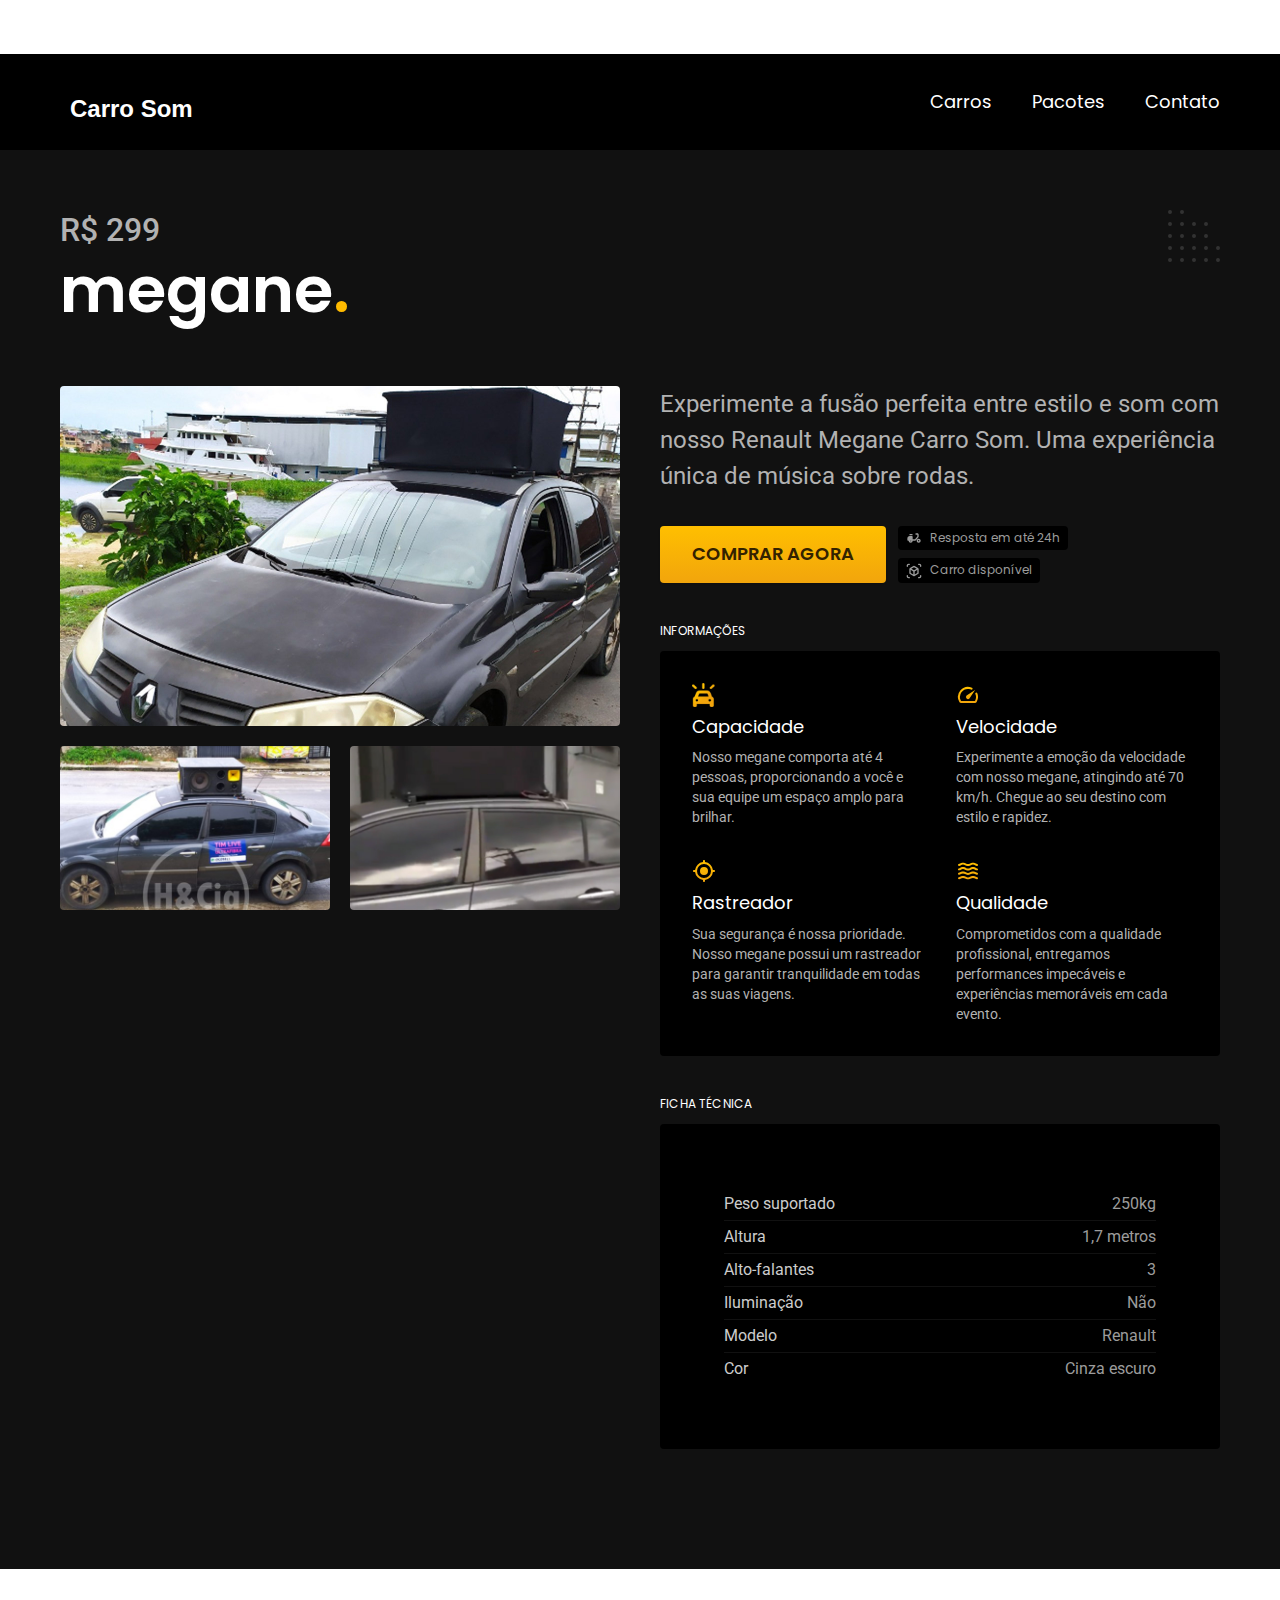
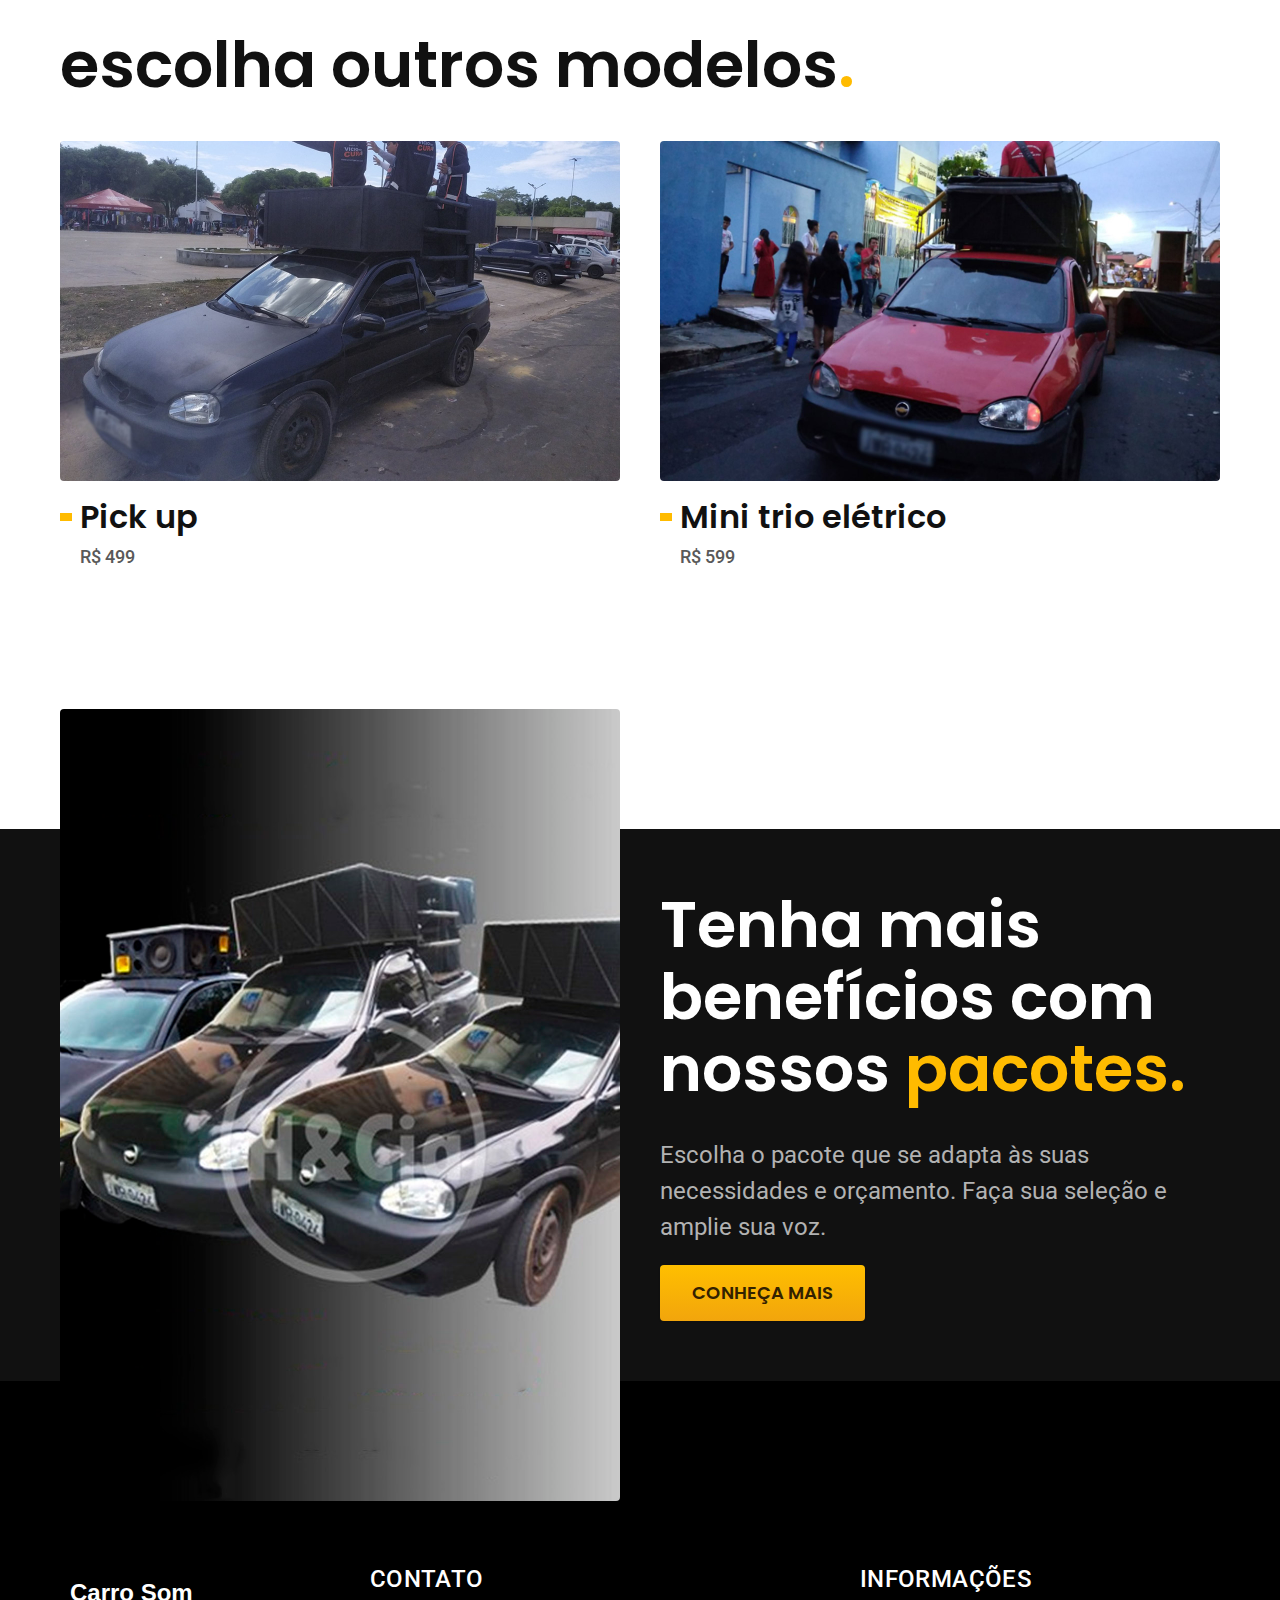
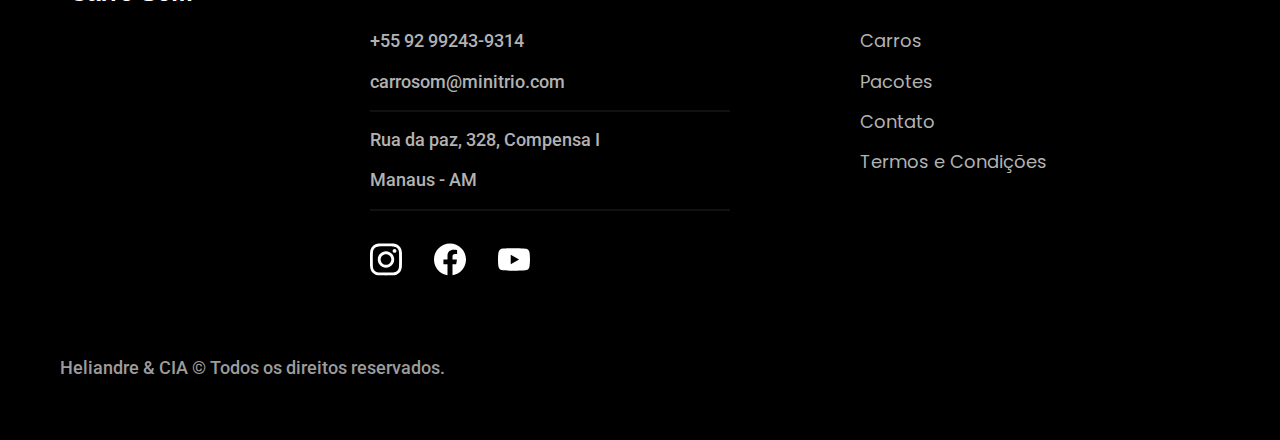
<file: produtos/nebula.html>
<!DOCTYPE html>
<html lang="pt-br">
<head>
  <meta charset="UTF-8">
  <meta name="viewport" content="width=device-width, initial-scale=1.0">
  <meta name="description" content="Termos e condições">
  <link rel="stylesheet" href="../css/style.css">
  

  <link rel="preconnect" href="https://fonts.googleapis.com">
  <link rel="preconnect" href="https://fonts.gstatic.com" crossorigin>
  <link href="https://fonts.googleapis.com/css2?family=Merriweather:ital,wght@1,900&family=Poppins:wght@400;600&family=Roboto:wght@400;500&display=swap" rel="stylesheet">
  <title>Nebula | Carro Som e Mini trio </title>
</head>

<body id="produto">
  <header class="header-bg">
    <div class="header container">
      <a href="../"><img src="../img/bikcraft.svg" alt="Bikcraft"></a>

      <nav aria-label="primaria">
        <ul class="header-menu font-1-m cor-0">
          <li><a href="../produtos.html">Carros</a></li>
          <li><a href="../pacotes.html">Pacotes</a></li>
          <li><a href="../contato.html">Contato</a></li>
        </ul>
      </nav>
    </div>
  </header>

<main class="titulo-bg">
  <div>
    <div class="titulo container">
      <p class="font-2-xl cor-5">R$ 299</p>
      <h1 class="font-1-xxl cor-0">megane<span class="cor-p1">.</span></h1>
    </div>
  </div>
  <div class="produto container">
    <div class="produto-imagens">
      <img src="../img/bicicletas/m1.jpg" alt="">
      <img src="../img/bicicletas/m2.jpg" alt="">
      <img src="../img/bicicletas/m3.jpg" alt="">
    </div>

    <div class="produto-conteudo">
      <p class="font-2-l cor-5">
        Experimente a fusão perfeita entre estilo e som com nosso Renault Megane Carro Som. Uma experiência única de música sobre rodas.
      </p>
      <div class="produto-comprar">
        <a class="botao" href="../orcamento.html">Comprar agora</a>
        <span class="font-1-xs cor-6"> <img src="../img/icones/entrega.svg" alt="">Resposta em até 24h</span>
        <span class="font-1-xs cor-6"> <img src="../img/icones/estoque.svg" alt="">Carro disponível</span>
      </div>
    
    <h2 class="font-1-xs cor-0">Informações</h2>
    <ul class="produto-informacoes">
      <li>
        <img src="../img/icones/a.png" alt="">
        <h3 class="font-1-m cor-0">Capacidade</h3>
        <p class="font-2-xs cor-5">Nosso megane comporta até 4 pessoas, proporcionando a você e sua equipe um espaço amplo para brilhar.</p>
      </li>
      <li>
        <img src="../img/icones/velocidade.svg" alt="">
        <h3 class="font-1-m cor-0">Velocidade</h3>
        <p class="font-2-xs cor-5">Experimente a emoção da velocidade com nosso megane, atingindo até 70 km/h. Chegue ao seu destino com estilo e rapidez.</p>
      </li>
      <li>
        <img src="../img/icones/rastreador.svg" alt="">
        <h3 class="font-1-m cor-0">Rastreador</h3>
        <p class="font-2-xs cor-5">Sua segurança é nossa prioridade. Nosso megane possui um rastreador para garantir tranquilidade em todas as suas viagens.</p>
      </li>
      <li>
        <img src="../img/icones/carbono.svg" alt="">
        <h3 class="font-1-m cor-0">Qualidade</h3>
        <p class="font-2-xs cor-5">Comprometidos com a qualidade profissional, entregamos performances impecáveis e experiências memoráveis em cada evento.</p>
      </li>
    </ul>
    <h2 class="font-1-xs cor-0">Ficha técnica</h2>
    <ul class="produto-ficha font-2-s cor-4">
      <ul class="produto-ficha font-2-s cor-4">
        <li>Peso suportado<span>250kg</span></li>
        <li>Altura<span>1,7 metros</span></li>
        <li>Alto-falantes<span>3</span></li>
        <li>Iluminação<span>Não</span></li>
        <li>Modelo<span>Renault</span></li>
        <li>Cor<span>Cinza escuro</span></li>
        
      
    </ul>
  </div>
  </div>
</main>

<article class="produtos-lista container">
  <h2 class="font-1-xxl">escolha outros modelos<span class="cor-p1">.</span></h2>

  <ul>
    <li>
      <a href="./nimbus.html"> 
        <img src="../img/bicicletas/p1.jpg" alt="Pick up básica">
        <h3 class="font-1-xl">Pick up</h3>
        <span class="font-2-m cor-8">R$ 499</span>
      </a>
    </li>
    <li>
      <a href="./magic.html"> 
        <img src="../img/bicicletas/t1.jpg" alt="Mini trio elétrico">
        <h3 class="font-1-xl">Mini trio elétrico</h3>
        <span class="font-2-m cor-8">R$ 599</span>
      </a>
    </li>
  </ul>
</article>

<article class="seguro-bg">
  <div class="seguro container">
    <div class="seguro-imagem">
      <img src="../img/fotos-gerais/seguros.jpg" alt="Caixa de som">
    </div>
    <div class="seguro-conteudo">
      <h2 class="font-1-xxl cor-0">Tenha mais benefícios com nossos <span class="cor-p1">pacotes.</span></h2>
      <p class="font-2-l cor-5">Escolha o pacote que se adapta às suas necessidades e orçamento. Faça sua seleção e amplie sua voz.</p>
      <a class="botao" href="../pacotes.html">Conheça mais</a>
    </div>
  </div>
</article>

  <footer class="footer-bg">
    <div class="footer container">
      <img src="../img/bikcraft.svg" alt="Bikcraft">
      <div class="footer-contato">
        <h3 class="font-2-l-b cor-0">Contato</h3>
        <ul class="font-2-m cor-5">
          <li><a href="tel:+5592992439314">+55 92 99243-9314</a></li>
          <li><a href="mailto:carrosom@minitrio.comft.com">carrosom@minitrio.com</a></li>
          <li>Rua da paz, 328, Compensa I</li>
          <li>Manaus - AM</li>
        </ul>
        <div class="footer-redes">
          <a href="../">
            <img src="../img/redes/instagram.svg" alt="Instagram">
          </a>
          <a href="../">
            <img src="../img/redes/facebook.svg" alt="Facebook">
          </a>
          <a href="../">
            <img src="../img/redes/youtube.svg" alt="Youtube">
          </a>
        </div>
      </div>
      <div class="footer-informacoes">
        <h3 class="font-2-l-b cor-0">Informações</h3>
        <nav>
          <ul class="font-1-m cor-5">
            <li><a href="../produtos.html">Carros</a></li>
            <li><a href="../pacotes.html">Pacotes</a></li>
            <li><a href="../contato.html">Contato</a></li>
            <li><a href="../termos.html">Termos e Condições</a></li>
          </ul>
        </nav>
      </div>
      <p class=" footer-copy font-2-m cor-6">Heliandre & CIA &#169; Todos os direitos reservados.</p>
      
    </div>
  </footer>
</body>

</html>
</file>
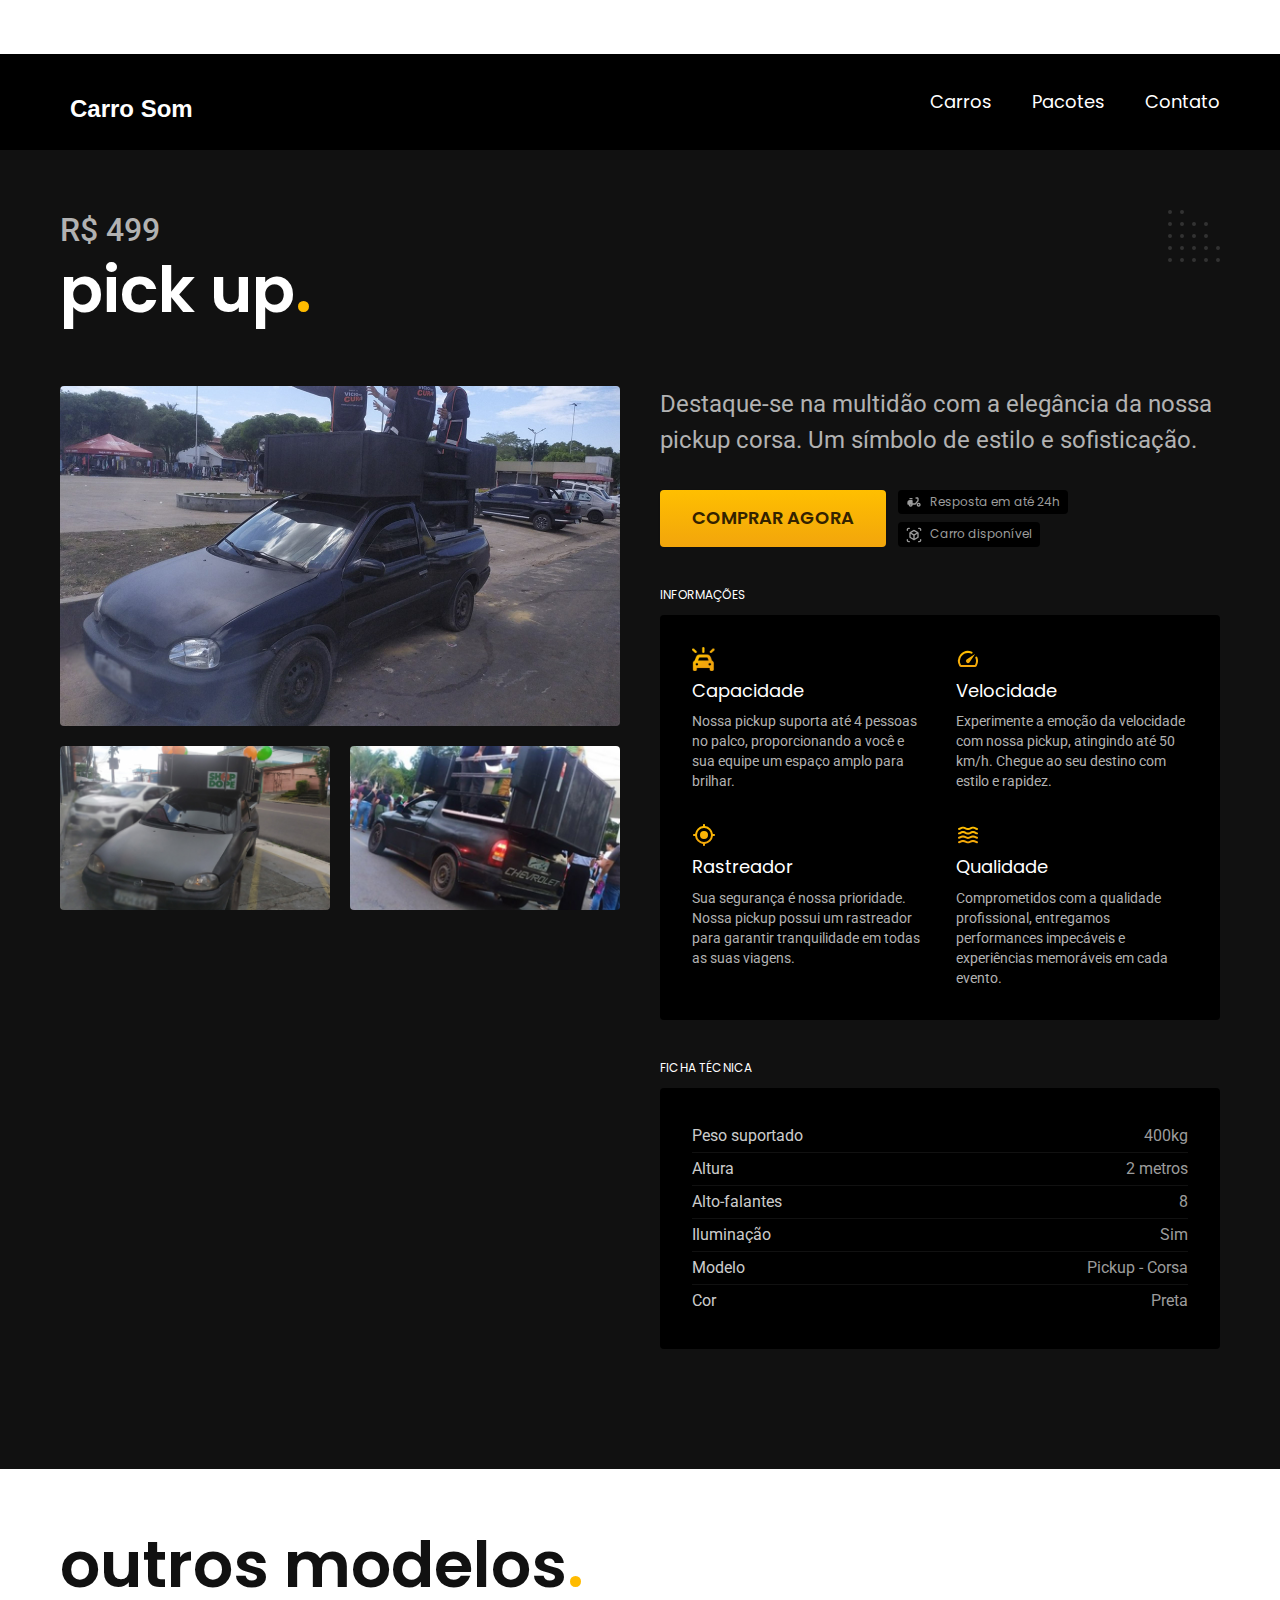
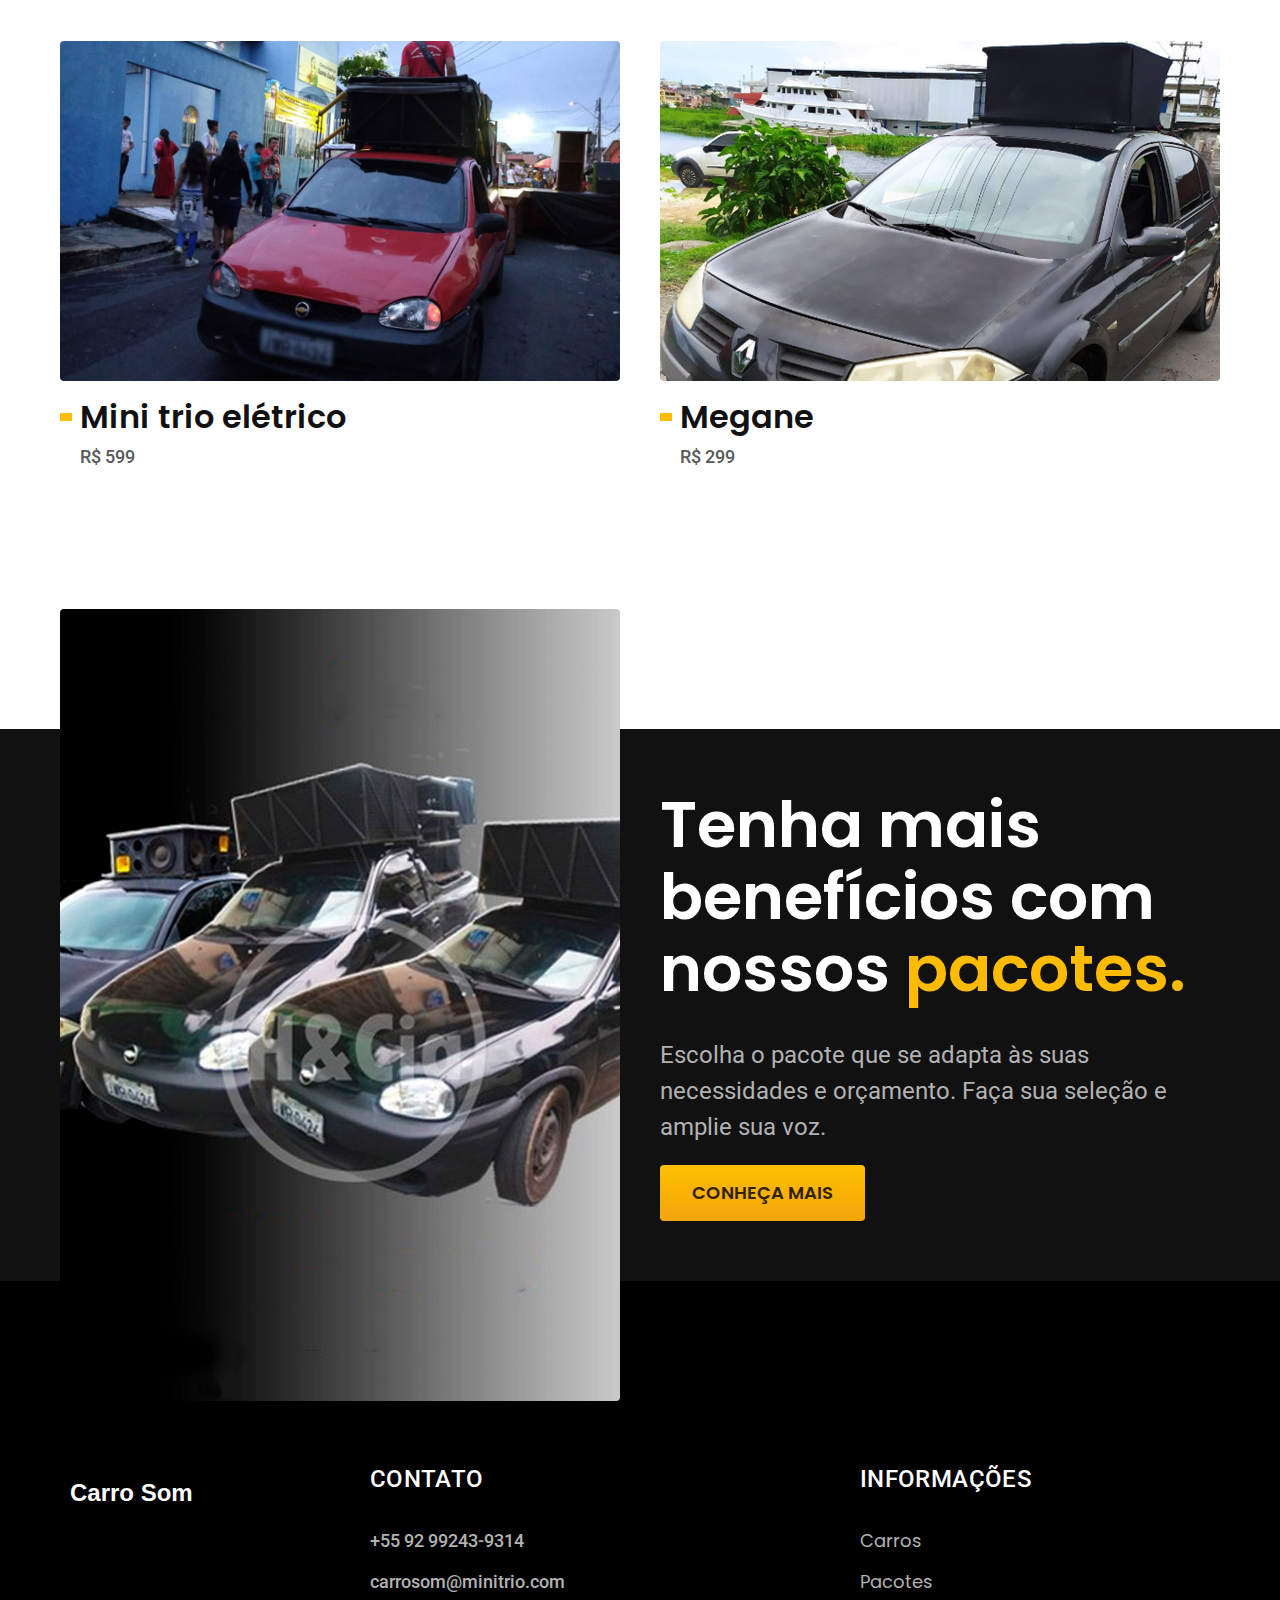
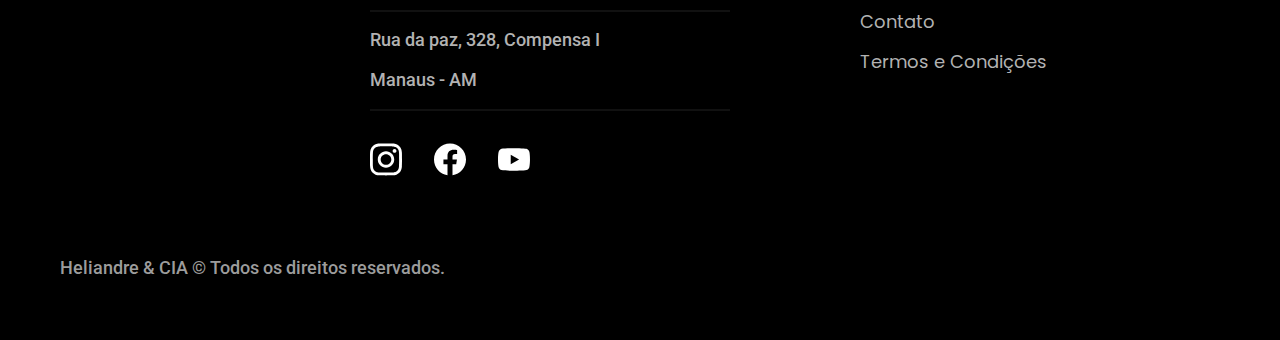
<file: produtos/nimbus.html>
<!DOCTYPE html>
<html lang="pt-br">
<head>
  <meta charset="UTF-8">
  <meta name="viewport" content="width=device-width, initial-scale=1.0">
  <meta name="description" content="Termos e condições">
  <link rel="stylesheet" href="../css/style.css">
  

  <link rel="preconnect" href="https://fonts.googleapis.com">
  <link rel="preconnect" href="https://fonts.gstatic.com" crossorigin>
  <link href="https://fonts.googleapis.com/css2?family=Merriweather:ital,wght@1,900&family=Poppins:wght@400;600&family=Roboto:wght@400;500&display=swap" rel="stylesheet">
  <title>Nimbus | Carro Som e Mini trio </title>
</head>

<body id="produto">
  <header class="header-bg">
    <div class="header container">
      <a href="../"><img src="../img/bikcraft.svg" alt="Bikcraft"></a>

      <nav aria-label="primaria">
        <ul class="header-menu font-1-m cor-0">
          <li><a href="../produtos.html">Carros</a></li>
          <li><a href="../pacotes.html">Pacotes</a></li>
          <li><a href="../contato.html">Contato</a></li>
        </ul>
      </nav>
    </div>
  </header>

<main class="titulo-bg">
  <div>
    <div class="titulo container">
      <p class="font-2-xl cor-5">R$ 499</p>
      <h1 class="font-1-xxl cor-0">pick up<span class="cor-p1">.</span></h1>
    </div>
  </div>
  <div class="produto container">
    <div class="produto-imagens">
      <img src="../img/bicicletas/p1.jpg" alt="">
      <img src="../img/bicicletas/p2.jpg" alt="">
      <img src="../img/bicicletas/p3.jpg" alt="">
    </div>

    <div class="produto-conteudo">
      <p class="font-2-l cor-5">
        Destaque-se na multidão com a elegância da nossa pickup corsa. Um símbolo de estilo e sofisticação.
      </p>
      <div class="produto-comprar">
        <a class="botao" href="../orcamento.html">Comprar agora</a>
        <span class="font-1-xs cor-6"> <img src="../img/icones/entrega.svg" alt="">Resposta em até 24h</span>
        <span class="font-1-xs cor-6"> <img src="../img/icones/estoque.svg" alt="">Carro disponível</span>
      </div>
    
    <h2 class="font-1-xs cor-0">Informações</h2>
    <ul class="produto-informacoes">
      <li>
        <img src="../img/icones/a.png" alt="">
        <h3 class="font-1-m cor-0">Capacidade</h3>
        <p class="font-2-xs cor-5">Nossa pickup suporta até 4 pessoas no palco, proporcionando a você e sua equipe um espaço amplo para brilhar.</p>
      </li>
      <li>
        <img src="../img/icones/velocidade.svg" alt="">
        <h3 class="font-1-m cor-0">Velocidade</h3>
        <p class="font-2-xs cor-5">Experimente a emoção da velocidade com nossa pickup, atingindo até 50 km/h. Chegue ao seu destino com estilo e rapidez.</p>
      </li>
      <li>
        <img src="../img/icones/rastreador.svg" alt="">
        <h3 class="font-1-m cor-0">Rastreador</h3>
        <p class="font-2-xs cor-5">Sua segurança é nossa prioridade. Nossa pickup  possui um rastreador para garantir tranquilidade em todas as suas viagens.</p>
      </li>
      <li>
        <img src="../img/icones/carbono.svg" alt="">
        <h3 class="font-1-m cor-0">Qualidade</h3>
        <p class="font-2-xs cor-5">Comprometidos com a qualidade profissional, entregamos performances impecáveis e experiências memoráveis em cada evento.</p>
      </li>
    </ul>
    <h2 class="font-1-xs cor-0">Ficha técnica</h2>
    <ul class="produto-ficha font-2-s cor-4">
      <li>Peso suportado<span>400kg</span></li>
      <li>Altura<span>2 metros</span></li>
      <li>Alto-falantes<span>8</span></li>
      <li>Iluminação<span>Sim</span></li>
      <li>Modelo<span>Pickup - Corsa</span></li>
      <li>Cor<span>Preta</span></li>
      
    </ul>
  </div>
  </div>
</main>

<article class="produtos-lista container">
  <h2 class="font-1-xxl">outros modelos<span class="cor-p1">.</span></h2>

  <ul>
    <li>
      <a href="./magic.html"> 
        <img src="../img/bicicletas/t1.jpg" alt="Trio elétrico">
        <h3 class="font-1-xl">Mini trio elétrico</h3>
        <span class="font-2-m cor-8">R$ 599</span>
      </a>
    </li>
    <li>
      <a href="./nebula.html"> 
        <img src="../img/bicicletas/m1.jpg" alt="Megane">
        <h3 class="font-1-xl">Megane</h3>
        <span class="font-2-m cor-8">R$ 299</span>
      </a>
    </li>
  </ul>
</article>

<article class="seguro-bg">
  <div class="seguro container">
    <div class="seguro-imagem">
      <img src="../img/fotos-gerais/seguros.jpg" alt="Caixa de som">
    </div>
    <div class="seguro-conteudo">
      <h2 class="font-1-xxl cor-0">Tenha mais benefícios com nossos <span class="cor-p1">pacotes.</span></h2>
      <p class="font-2-l cor-5">Escolha o pacote que se adapta às suas necessidades e orçamento. Faça sua seleção e amplie sua voz.</p>
      <a class="botao" href="../pacotes.html">Conheça mais</a>
    </div>
  </div>
</article>

  <footer class="footer-bg">
    <div class="footer container">
      <img src="../img/bikcraft.svg" alt="Bikcraft">
      <div class="footer-contato">
        <h3 class="font-2-l-b cor-0">Contato</h3>
        <ul class="font-2-m cor-5">
          <li><a href="tel:+5592992439314">+55 92 99243-9314</a></li>
          <li><a href="mailto:carrosom@minitrio.comft.com">carrosom@minitrio.com</a></li>
          <li>Rua da paz, 328, Compensa I</li>
          <li>Manaus - AM</li>
        </ul>
        <div class="footer-redes">
          <a href="../">
            <img src="../img/redes/instagram.svg" alt="Instagram">
          </a>
          <a href="../">
            <img src="../img/redes/facebook.svg" alt="Facebook">
          </a>
          <a href="../">
            <img src="../img/redes/youtube.svg" alt="Youtube">
          </a>
        </div>
      </div>
      <div class="footer-informacoes">
        <h3 class="font-2-l-b cor-0">Informações</h3>
        <nav>
          <ul class="font-1-m cor-5">
            <li><a href="../produtos.html">Carros</a></li>
            <li><a href="../pacotes.html">Pacotes</a></li>
            <li><a href="../contato.html">Contato</a></li>
            <li><a href="../termos.html">Termos e Condições</a></li>
          </ul>
        </nav>
      </div>
      <p class=" footer-copy font-2-m cor-6">Heliandre & CIA &#169; Todos os direitos reservados.</p>
      
    </div>
  </footer>
</body>

</html>
</file>
<file: css/style.css>
@import "./global/global.css";
@import "./utilidades/tipografia.css";
@import "./utilidades/cores.css";
@import "./global/header.css";
@import "./global/footer.css";

/* Utilidades*/

@import "./utilidades/componentes.css";
@import "./utilidades/formulario.css";

/* Home */
@import "./home/introducao.css";
@import "./home/tecnologia.css";
@import "./home/parceiros.css";
@import "./home/depoimento.css";

/* Produtos */
@import "./produtos/produtos-lista.css";
@import "./produtos/produtos.css";

/* Seguros */
@import "./seguros/seguros.css";
@import "./seguros/vantagens.css";
@import "./seguros/perguntas.css";

/* Contato */
@import "./contato/contato.css";
@import "./contato/lojas.css";

/* Orçamento */
@import "./orcamento/orcamento.css";


/* Termos */
@import "./termos/termos.css";

/* Produto */
@import "./produto/produto.css";
@import "./produto/seguro.css";
</file>
